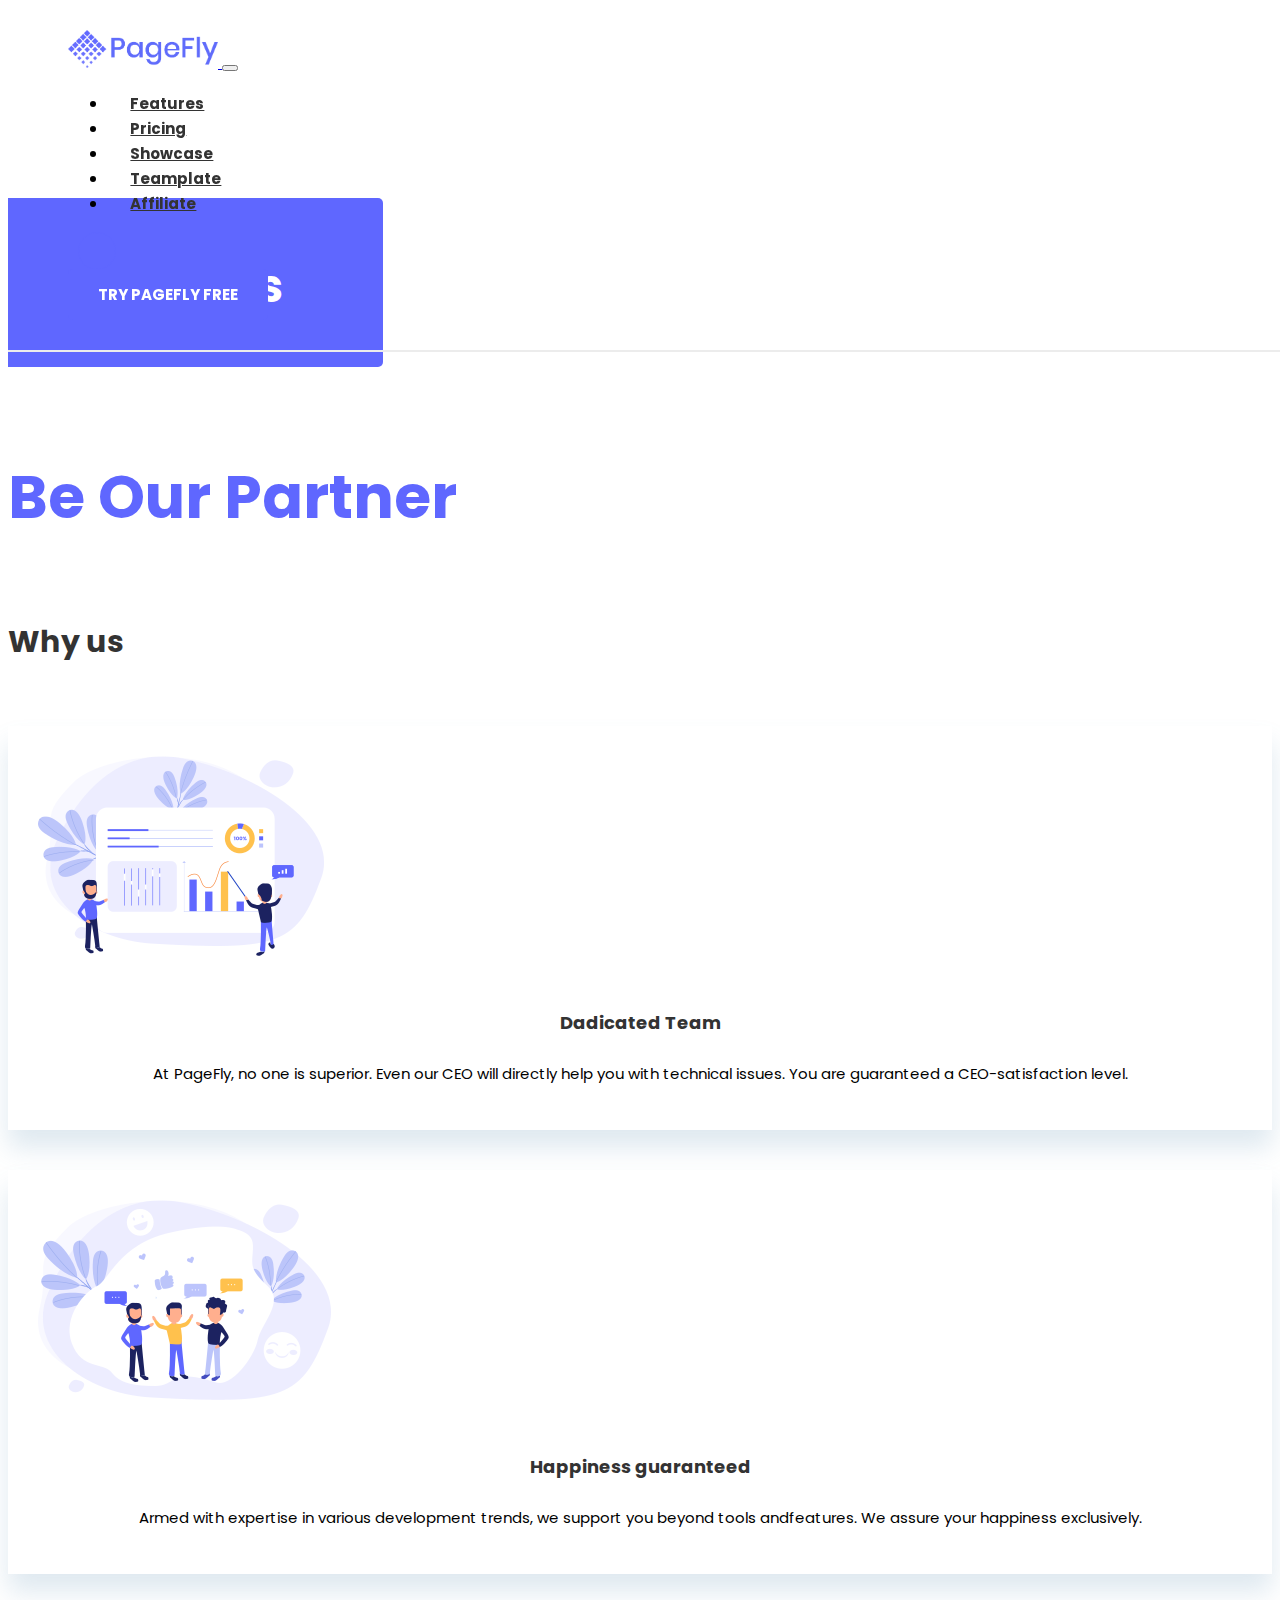
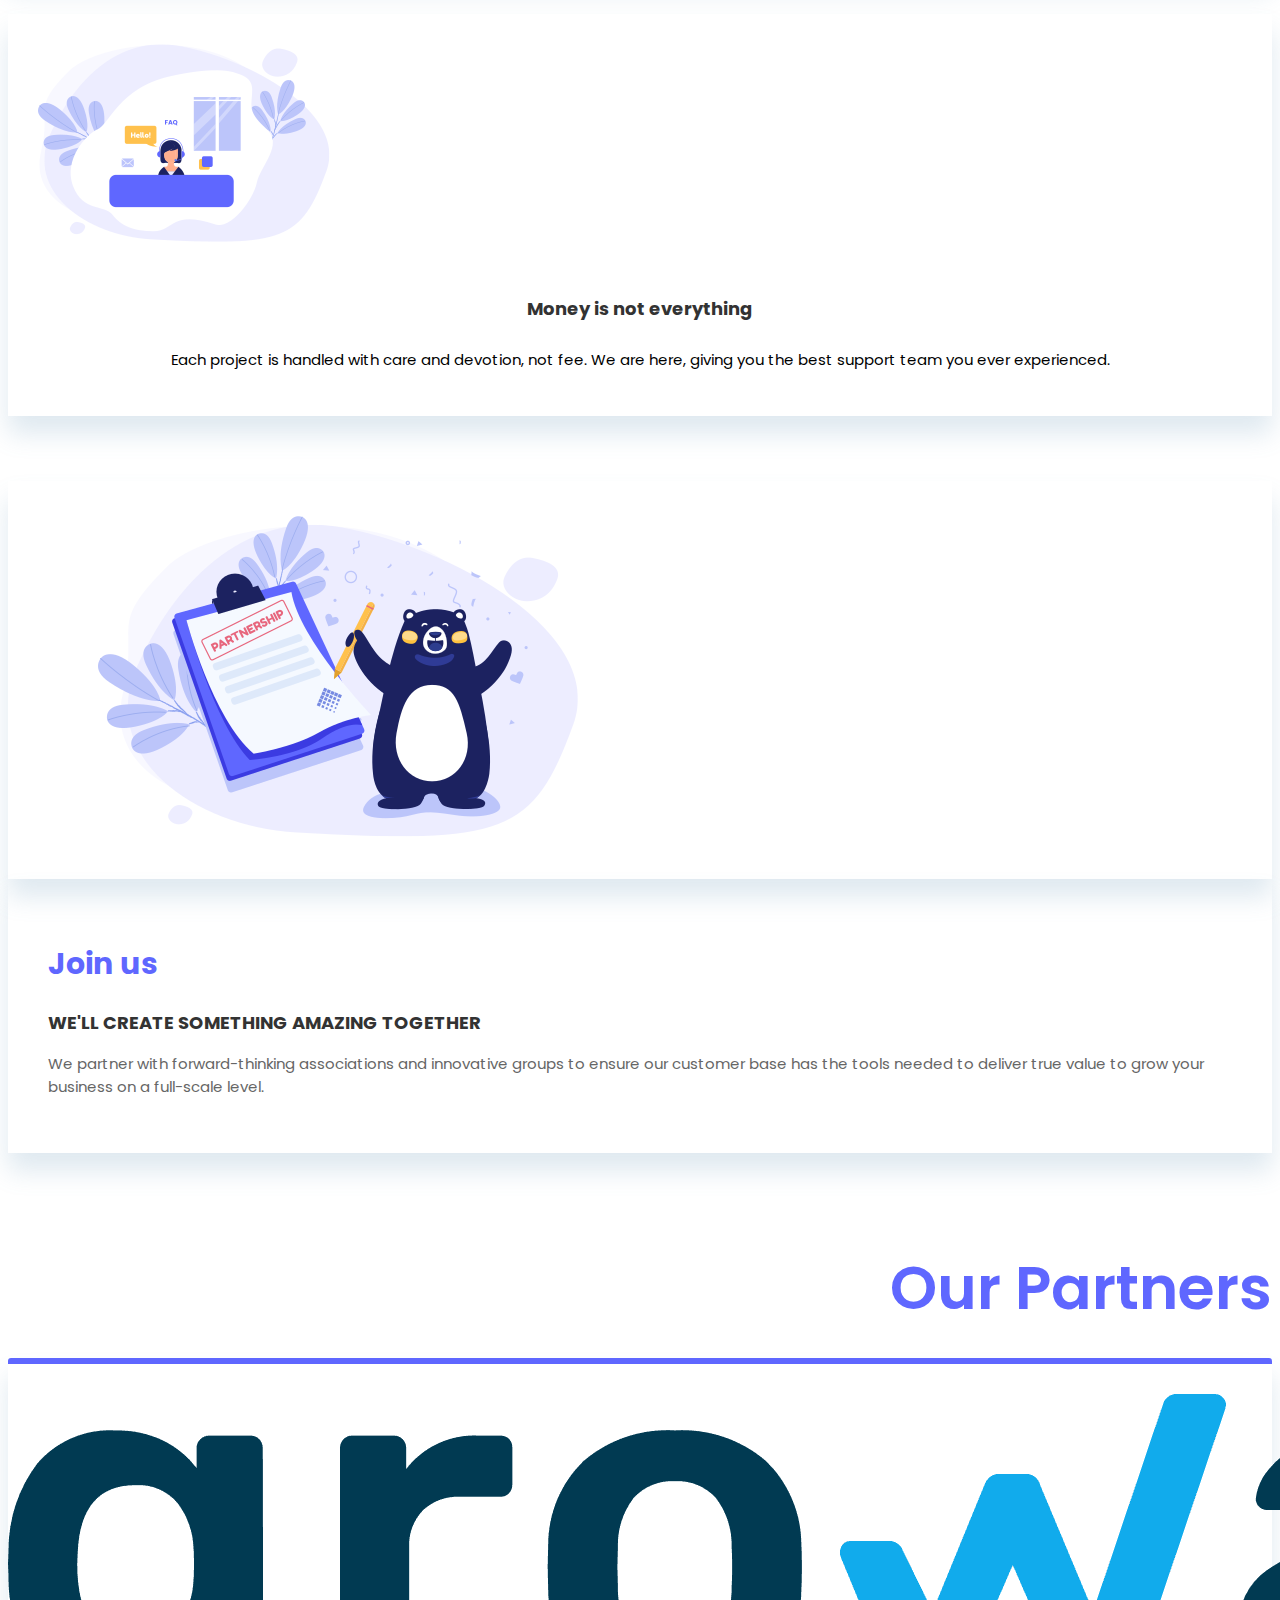
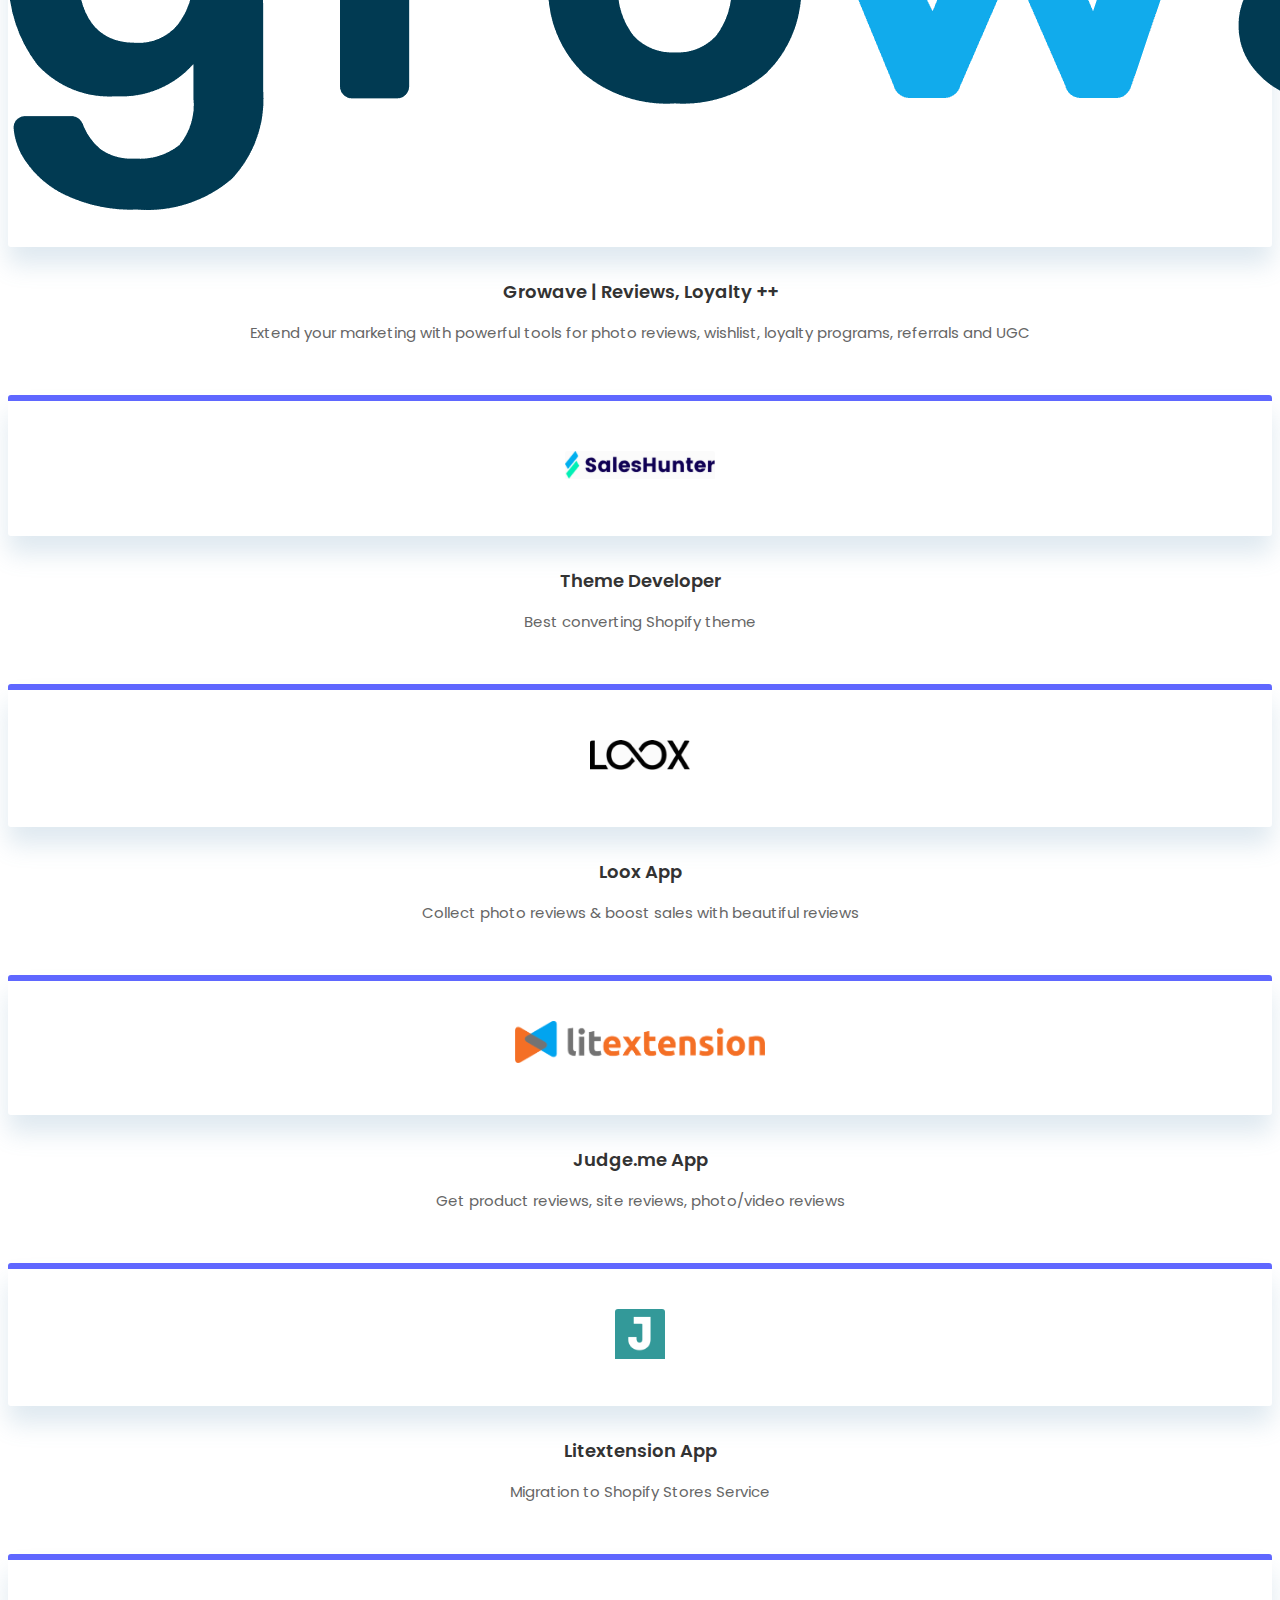
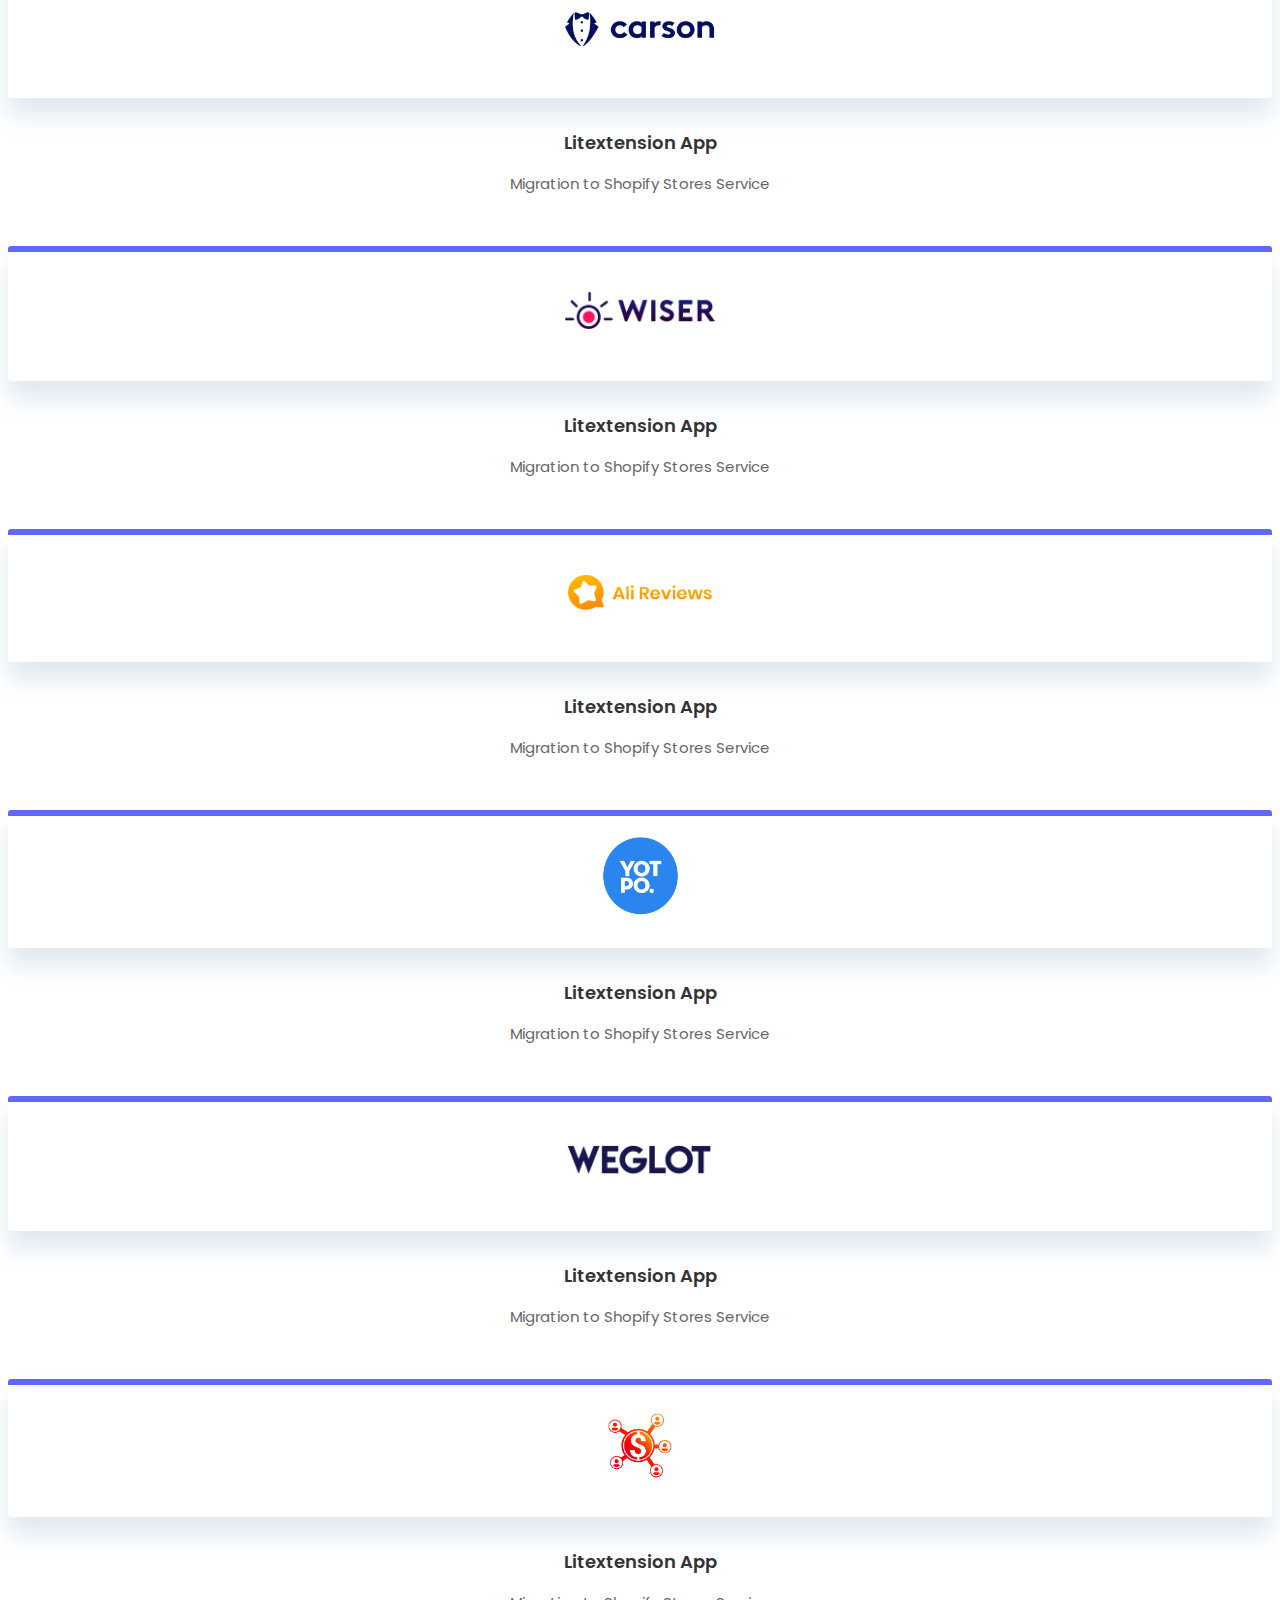
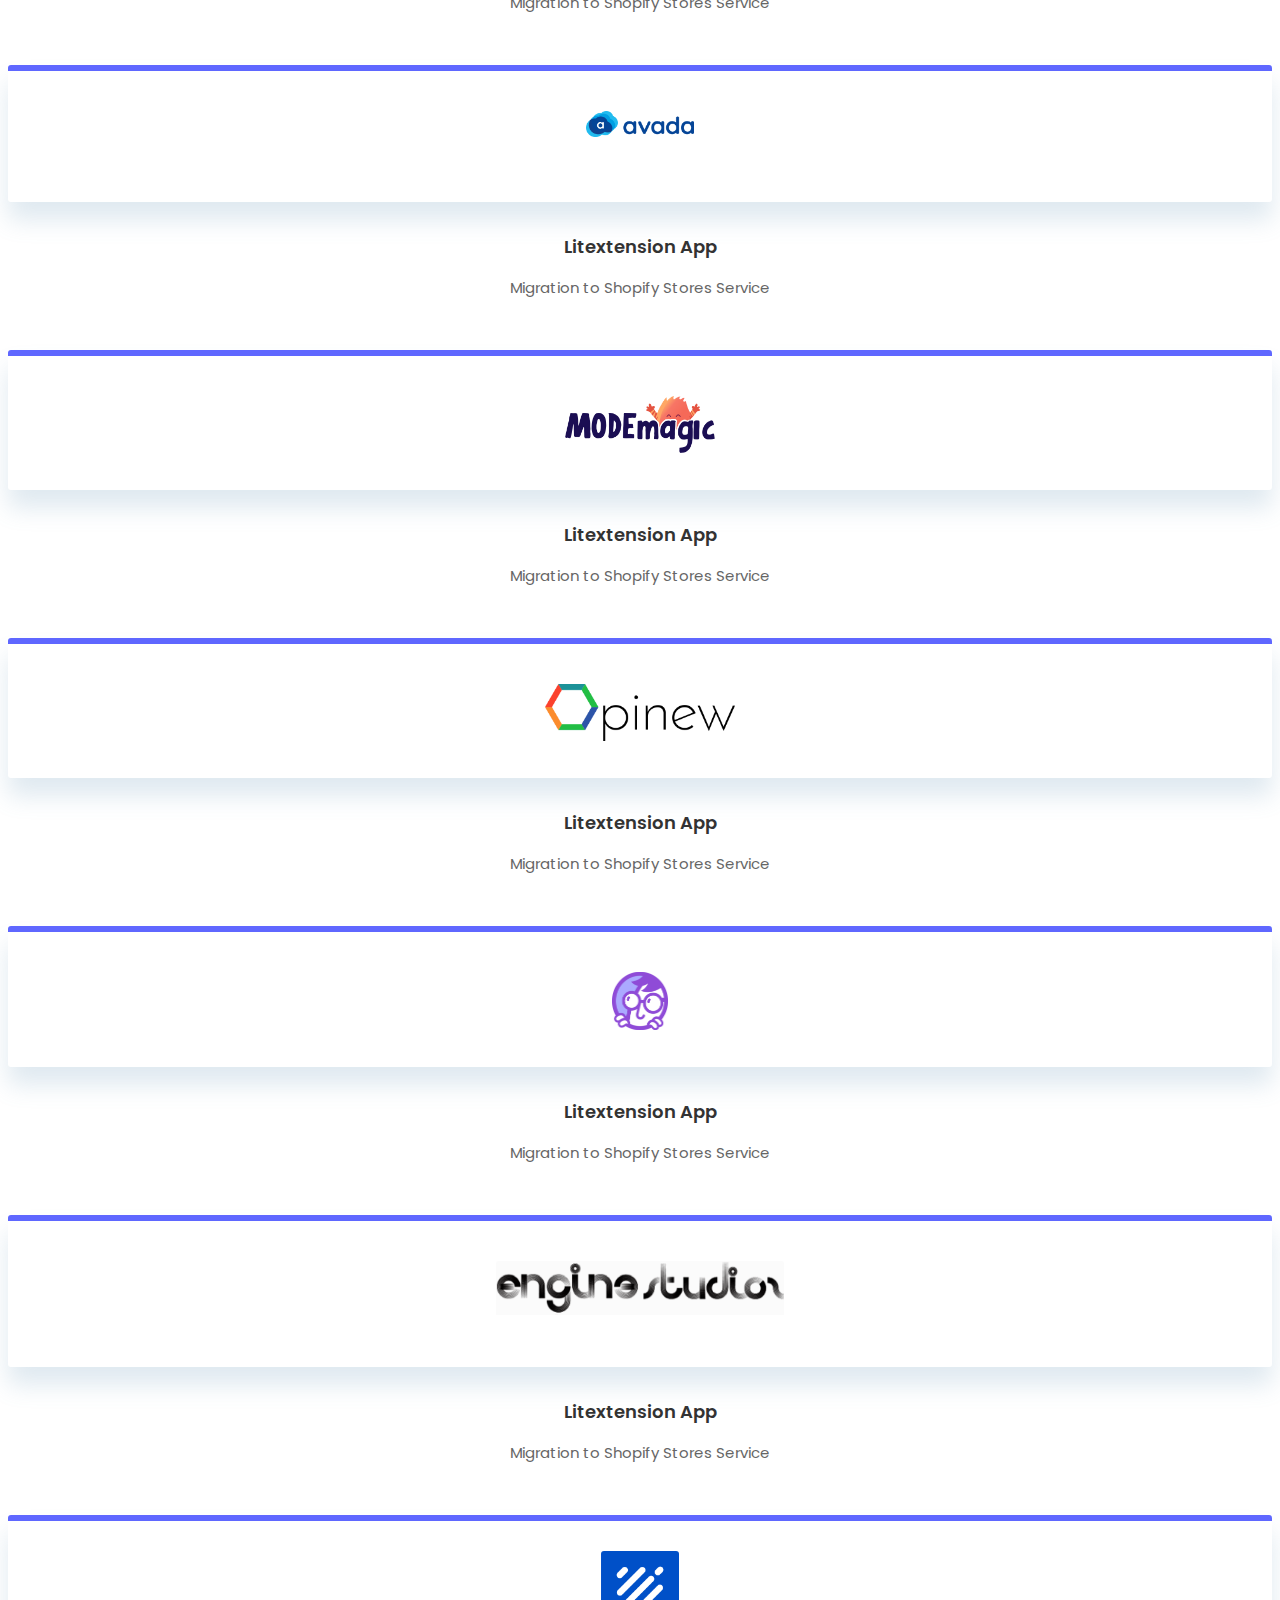
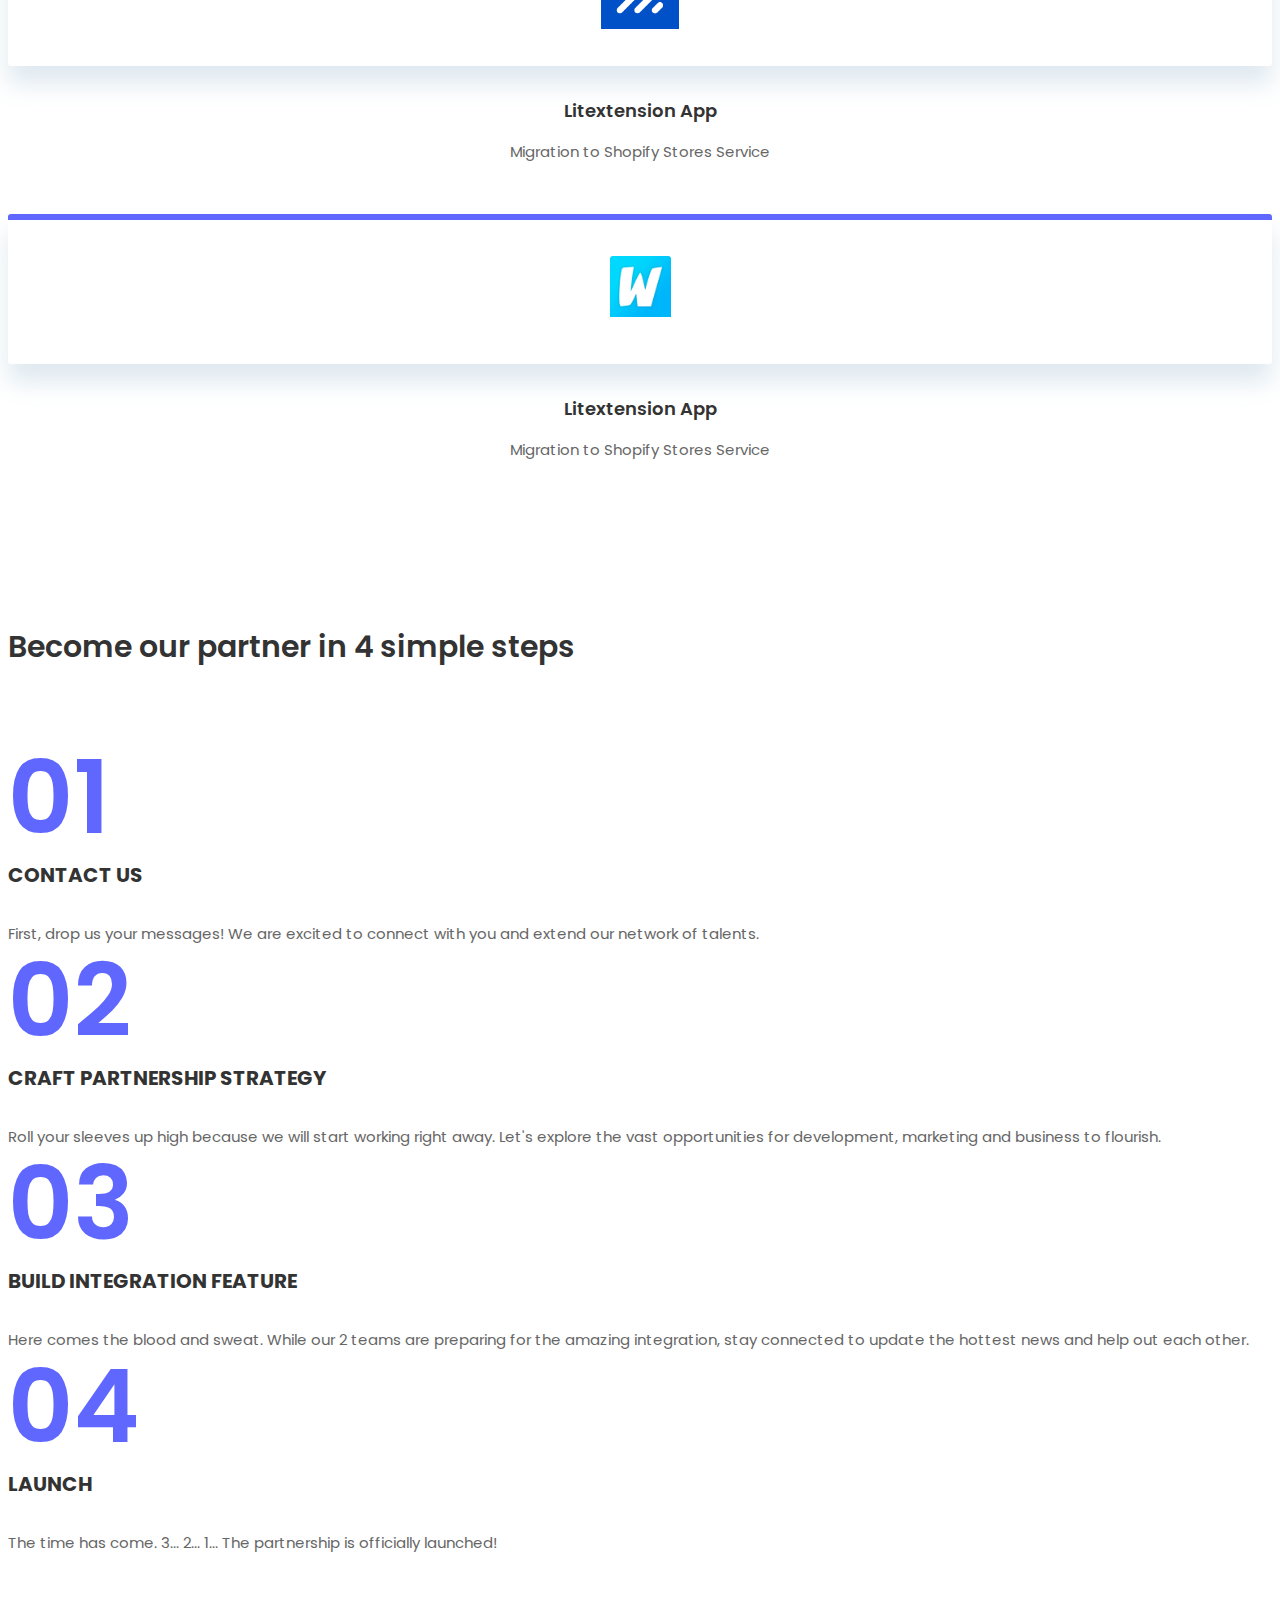
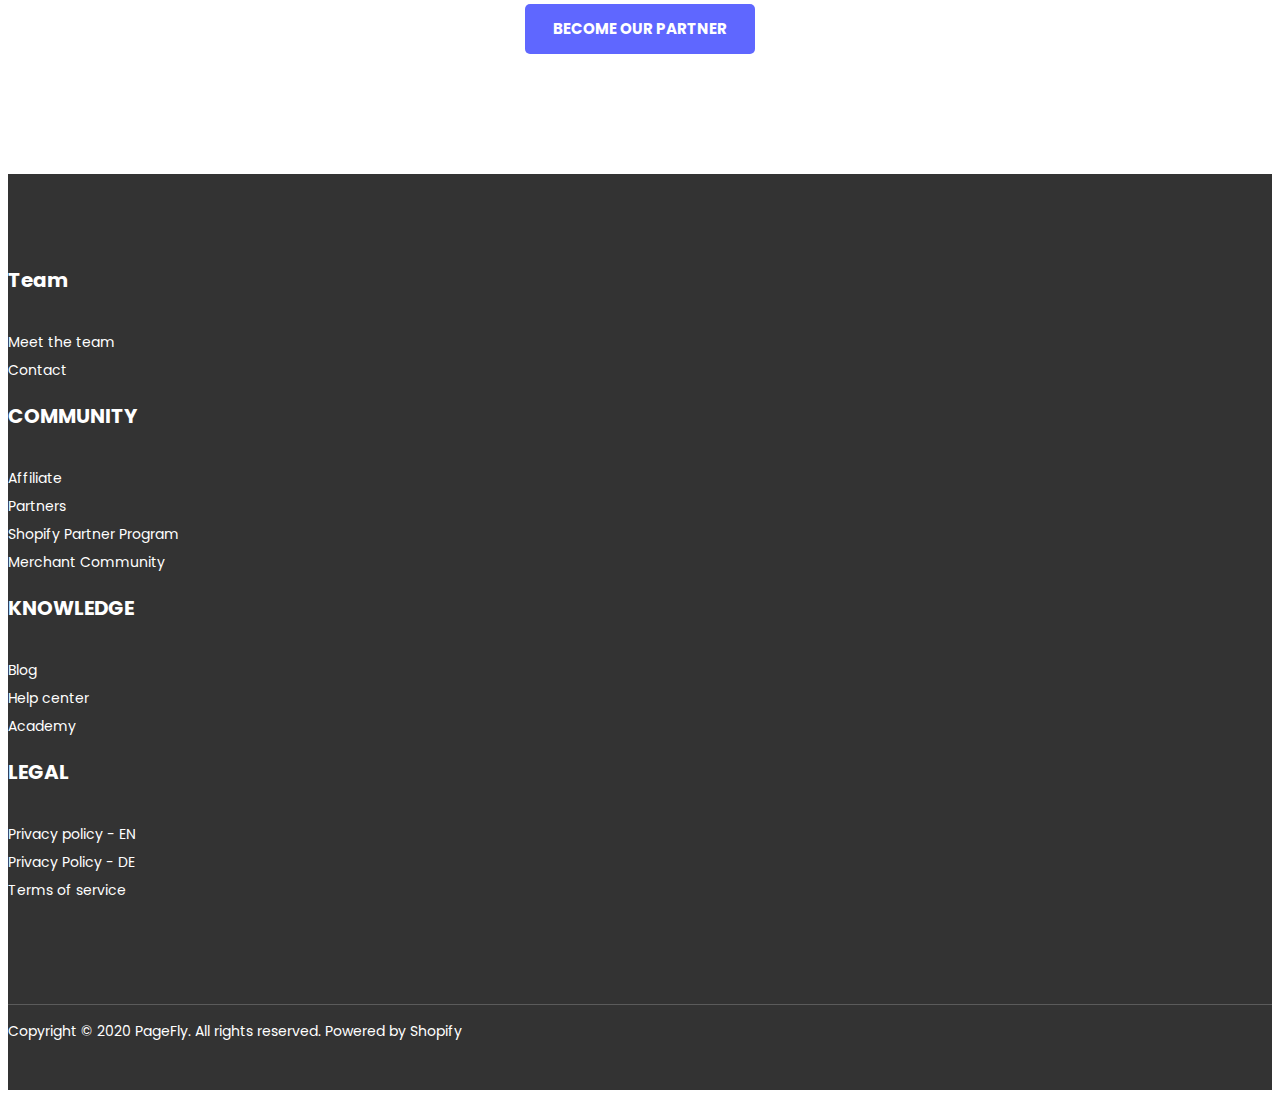
<file: index.html>
<!doctype html>
<html lang="en">
  <head>
    <!-- Required meta tags -->
    <meta charset="utf-8">
    <meta name="viewport" content="width=device-width, initial-scale=1">
     <!-- font awesome link -->
   <link rel="stylesheet" href="https://pro.fontawesome.com/releases/v5.10.0/css/all.css" integrity="sha384-AYmEC3Yw5cVb3ZcuHtOA93w35dYTsvhLPVnYs9eStHfGJvOvKxVfELGroGkvsg+p" crossorigin="anonymous"/>

    <!-- Bootstrap CSS -->
    <link href="https://cdn.jsdelivr.net/npm/bootstrap@5.0.0-alpha3/dist/css/bootstrap.min.css" rel="stylesheet" integrity="sha384-CuOF+2SnTUfTwSZjCXf01h7uYhfOBuxIhGKPbfEJ3+FqH/s6cIFN9bGr1HmAg4fQ" crossorigin="anonymous">
    <!-- progress circule css likn -->
    <link rel="stylesheet" href="css/progresscircle.css">
    <link rel="stylesheet" type="text/css" href="css/custom.css">
    <link rel="stylesheet" type="text/css" href="css/custom_media.css">

    <title>pagefly</title>
  </head>
  <body>
    
<!-- menu are menu area  -->
   <div id="menu_area">
        <nav class="navbar navbar-expand-lg navbar-light" data-spy="affix" data-offset-top="197">
  <div class="container">
    <a class="navbar-brand" href="index.html">
      <img src="img/logo.png" class="img-fluid" alt="">
    </a>
    <button class="navbar-toggler" type="button" data-toggle="collapse" data-target="#navbarSupportedContent" aria-controls="navbarSupportedContent" aria-expanded="false" aria-label="Toggle navigation">
      <span class="navbar-toggler-icon"></span>
    </button>
    <div class="collapse navbar-collapse" id="navbarSupportedContent">
      <ul class="navbar-nav ml-auto mb-2 mb-lg-0">
        <li class="nav-item">
          <a class="nav-link active" aria-current="page" href="#">Features</a>
        </li>
        <li class="nav-item">
          <a class="nav-link" href="#">Pricing</a>
        </li>
        
      <li class="nav-item">
          <a class="nav-link" href="#">Showcase</a>
        </li>
         <li class="nav-item">
          <a class="nav-link" href="#">Teamplate</a>
        </li>
         <li class="nav-item">
          <a class="nav-link" href="partner.html">Affiliate</a>
        </li>
      </ul>
      <form class="d-flex align-items-center">
       <div class="search">
         <p><i class="fas fa-search"></i></p>
       </div>
        <div class="button">
          <a href="#" class="btnnn">TRY PAGEFLY FREE</a>
        </div>
      </form>
    </div>
  </div>
</nav>
   </div>
   <!-- menu area menu area end here -->





<!-- banner section html strat from here -->
<section class="h2">
    <h2>Partners</h2>
</section>
<section class="banner_section">
  <div class="container">
    <div class="row">
      <div class="col-12">
          <h1> Be Our Partner</h1>
      <h4>Why us</h4>
      </div>
    </div>
  </div>
</section>
<!-- banner section html end from here -->
<!-- post section html start from here -->
<section class="post_section">
  <div class="container">
    <div class="row">
      <div class="col-md-4">
          <div class="post_content">
            <img src="img/p1.png">
            <h2>Dadicated Team</h2>
            <p>At PageFly, no one is superior. Even our CEO will directly help you with technical issues. You are guaranteed a CEO-satisfaction level.</p>
          </div>
      </div>
       <div class="col-md-4">
          <div class="post_content">
            <img src="img/p2.png">
            <h2>Happiness guaranteed</h2>
            <p>Armed with expertise in various development trends, we support you beyond tools andfeatures. We assure your happiness exclusively.</p>
          </div>
      </div>
       <div class="col-md-4">
          <div class="post_content">
            <img src="img/p3.png">
            <h2>Money is not everything</h2>
            <p>Each project is handled with care and devotion, not fee. We are here, giving you the best support team you ever experienced.</p>
          </div>
      </div>
    </div>
  </div>
</section>
<!-- post section html end from here -->




<!-- /* join join join join join join start from here */ -->
<section class="join_section">
  <div class="container">
    <div class="row align-items-center">
      <div class="col-md-7">
        <div class="join_img">
          <img src="img/join.png" class="img-fluid" alt="">
        </div>
      </div>
      <div class="col-md-5">
        <div class="join_content">
          <h1>Join us</h1>
          <h2>WE'LL CREATE SOMETHING AMAZING TOGETHER</h2>
          <p>We partner with forward-thinking associations and innovative groups to ensure our customer base has the tools needed to deliver true value to grow your business on a full-scale level.</p>
        </div>
      </div>
    </div>
  </div>
</section>
<!-- /* join join join join join join start from here */ -->


<!-- partner section start from here -->
<section class="partner_section">
  <div class="container">
    <div class="heading">
      <h1>Our Partners</h1>
    </div>
    <div class="row">
        <!-- 11111111111 -->
      <div class="col-md-4 col-sm-6">
          <div class="partner_img_1">
            <img src="img/1 (2).png" class="img-fluid img1" alt="">
          </div>
          <div class="partner_content">
          <h4>Growave | Reviews, Loyalty ++</h4>
          <p>Extend your marketing with powerful tools for photo reviews, wishlist, loyalty programs, referrals and UGC</p>
        </div>
      </div>
      <!-- 22222222222 -->
       <div class="col-md-4 col-sm-6">
          <div class="partner_img_2">
            <img src="img/2.png" class="img-fluid img2" alt="">
          </div>
          <div class="partner_content">
          <h4>Theme Developer</h4>
          <p>Best converting Shopify theme</p>
        </div>
      </div>
      <!-- 3333333333333 -->
       <div class="col-md-4 col-sm-6">
       <div class="partner_img_3">
          <img src="img/3.png" class="img-fluid img3" alt="">
       </div>
           <div class="partner_content">
          <h4>Loox App</h4>
          <p>Collect photo reviews & boost sales with beautiful reviews</p>
        </div>
      </div>
    <!-- 44444444444 -->
      <div class="col-md-4 col-sm-6">
          <div class="partner_img_4">
            <img src="img/4.png" class="img-fluid img4" alt="">
          </div>
          <div class="partner_content">
          <h4>Judge.me App</h4>
          <p>Get product reviews, site reviews, photo/video reviews</p>
        </div>
      </div>
      <!-- 5555555555 -->
       <div class="col-md-4 col-sm-6">
        <div class="partner_img_5">
          <img src="img/5.png" class="img-fluid img5" alt="">
        </div>
          <div class="partner_content">
          <h4>Litextension App</h4>
          <p>Migration to Shopify Stores Service</p>
        </div>
      </div>
       <div class="col-md-4 col-sm-6">
             <div class="partner_img_6">
                <img src="img/6.png" class="img-fluid img6" alt="">
             </div>
           <div class="partner_content">
          <h4>Litextension App</h4>
          <p>Migration to Shopify Stores Service</p>
        </div>
      </div>
       <div class="col-md-4 col-sm-6">
             <div class="partner_img_7">
                <img src="img/7.png" class="img-fluid img7" alt="">
             </div>
           <div class="partner_content">
          <h4>Litextension App</h4>
          <p>Migration to Shopify Stores Service</p>
        </div>
      </div>
       <div class="col-md-4 col-sm-6">
             <div class="partner_img_8">
                <img src="img/8.png" class="img-fluid img8" alt="">
             </div>
           <div class="partner_content">
          <h4>Litextension App</h4>
          <p>Migration to Shopify Stores Service</p>
        </div>
      </div>
       <div class="col-md-4 col-sm-6">
             <div class="partner_img_9">
                <img src="img/9.png" class="img-fluid img9" alt="">
             </div>
           <div class="partner_content">
          <h4>Litextension App</h4>
          <p>Migration to Shopify Stores Service</p>
        </div>
      </div>
       <div class="col-md-4 col-sm-6">
             <div class="partner_img_10">
                <img src="img/10.png" class="img-fluid img10" alt="">
             </div>
           <div class="partner_content">
          <h4>Litextension App</h4>
          <p>Migration to Shopify Stores Service</p>
        </div>
      </div>
       <div class="col-md-4 col-sm-6">
             <div class="partner_img_11">
                <img src="img/11.png" class="img-fluid img11" alt="">
             </div>
           <div class="partner_content">
          <h4>Litextension App</h4>
          <p>Migration to Shopify Stores Service</p>
        </div>
      </div>
       <div class="col-md-4 col-sm-6">
             <div class="partner_img_12">
                <img src="img/12.png" class="img-fluid img12" alt="">
             </div>
           <div class="partner_content">
          <h4>Litextension App</h4>
          <p>Migration to Shopify Stores Service</p>
        </div>
      </div>
       <div class="col-md-4 col-sm-6">
             <div class="partner_img_13">
                <img src="img/13.png" class="img-fluid img13" alt="">
             </div>
           <div class="partner_content">
          <h4>Litextension App</h4>
          <p>Migration to Shopify Stores Service</p>
        </div>
      </div>
       <div class="col-md-4 col-sm-6">
             <div class="partner_img_14">
                <img src="img/14.png" class="img-fluid img14" alt="">
             </div>
           <div class="partner_content">
          <h4>Litextension App</h4>
          <p>Migration to Shopify Stores Service</p>
        </div>
      </div>
       <div class="col-md-4 col-sm-6">
             <div class="partner_img_15">
                <img src="img/15.png" class="img-fluid img15" alt="">
             </div>
           <div class="partner_content">
          <h4>Litextension App</h4>
          <p>Migration to Shopify Stores Service</p>
        </div>
      </div>
       <div class="col-md-4 col-sm-6">
             <div class="partner_img_16">
                <img src="img/16.png" class="img-fluid img16" alt="">
             </div>
           <div class="partner_content">
          <h4>Litextension App</h4>
          <p>Migration to Shopify Stores Service</p>
        </div>
      </div>
       <div class="col-md-4 col-sm-6">
             <div class="partner_img_17">
                <img src="img/17.png" class="img-fluid img17" alt="">
             </div>
           <div class="partner_content">
          <h4>Litextension App</h4>
          <p>Migration to Shopify Stores Service</p>
        </div>
      </div>
       <div class="col-md-4 col-sm-6">
             <div class="partner_img_18">
                <img src="img/18.png" class="img-fluid img18" alt="">
             </div>
           <div class="partner_content">
          <h4>Litextension App</h4>
          <p>Migration to Shopify Stores Service</p>
        </div>
      </div>
    </div>
  </div>
</section>
<!-- partner section end from here -->






<!-- counter counter counter -->
<!-- <section class="bg-danger">
      <h1 class="text-center text-capitalize pt-5">We Got Skills!</h1>
      <hr class="w-25 skill mx-auto pt-1">
      <p class="text-center pb-5">Lorem ipsum dolor sit amet, consectetur adipisicing elit, sed do eiusmod <br>
      tempor incididunt ut labore et dolore</p>
      <div class="container">
        <div class="row pb-5">
          <div class="col-lg-3">
            <div class="circlechart" data-percentage="90">
              
            </div>
            <h4 class="text-center pt-3">WEB DESIGN</h4>
            
          </div>
          <div class="col-lg-3">
            <div class="circlechart" data-percentage="75">
              
            </div>
            <h4 class="text-center pt-3">HTML / CSS</h4>
            
          </div>
          <div class="col-lg-3">
            <div class="circlechart" data-percentage="70">
              
            </div>
            <h4 class="text-center pt-3 ">GRAPHIC DESIGN</h4>
            
          </div>
          <div class="col-lg-3">
            <div class="circlechart" data-percentage="85">
              
            </div>
            <h4 class="text-center pt-3 ">UI / UX</h4>
            
          </div>
        </div>
      </div>
    </section> -->
    <!-- counter counterc counter -->



    <!-- Become our partner in 4 simple steps Become our partner in 4 simple steps -->
    <section class="becomepartner_section">
      <div class="container">
         <div class="become_heading">
        <h1>Become our partner in 4 simple steps</h1>
      </div>
        <div class="row">
          <!-- 11111111111111 -->
          <div class="col-md-3 col-sm-6">
            <div class="becomepartner_content">
              <h1>01</h1>
              <h2>CONTACT US</h2>
              <p>First, drop us your messages! We are excited to connect with you and extend our network of talents.</p>
            </div>
          </div>
          <!-- 222222222222 -->
           <div class="col-md-3 col-sm-6">
            <div class="becomepartner_content">
              <h1>02</h1>
              <h2>CRAFT PARTNERSHIP STRATEGY</h2>
              <p>Roll your sleeves up high because we will start working right away. Let's explore the vast opportunities for development, marketing and business to flourish.</p>
            </div>
          </div>
          <!-- 33333333 -->
           <div class="col-md-3 col-sm-6">
            <div class="becomepartner_content">
              <h1>03</h1>
              <h2>BUILD INTEGRATION FEATURE</h2>
              <p>Here comes the blood and sweat. While our 2 teams are preparing for the amazing integration, stay connected to update the hottest news and help out each other.</p>
            </div>
          </div>
         <!-- 444444444444444444 -->
         <div class="col-md-3 col-sm-6">
            <div class="becomepartner_content">
              <h1>04</h1>
              <h2>LAUNCH</h2>
              <p>The time has come. 3... 2... 1... The partnership is officially launched!</p>
            </div>
          </div>
        </div>
        <div class="become_btn">
          <a href="#">Become our Partner</a>
        </div>
      </div>
    </section>
    <!-- Become our partner in 4 simple steps Become our partner in 4 simple steps -->







<!-- footer section start form here  -->
<footer>
  <div class="top_footer">
     <div class="container">
    <div class="row">
      <div class="col-md-3 col-sm-6">
        <div class="footer_content">
          <h3>Team</h3>
          <ul>
            <li><a href="#">Meet the team</a></li>
            <li><a href="#">Contact</a></li>
          </ul>
        </div>
      </div>
      <!-- 22222222222 -->
      <div class="col-md-3 col-sm-6">
        <div class="footer_content">
          <h3>COMMUNITY</h3>
          <ul>
            <li><a href="#">Affiliate</a></li>
            <li><a href="#">Partners</a></li>
            <li><a href="#">Shopify Partner Program</a></li>
            <li><a href="#">Merchant Community</a></li>
          </ul>
        </div>
      </div>
      <!-- 333333333333 -->
      <div class="col-md-3 col-sm-6">
        <div class="footer_content">
          <h3>KNOWLEDGE</h3>
          <ul>
            <li><a href="#">Blog</a></li>
            <li><a href="#">Help center</a></li>
            <li><a href="#">Academy</a></li>
          </ul>
        </div>
      </div>
      <!-- 44444444444444 -->
      <div class="col-md-3 col-sm-6">
        <div class="footer_content">
          <h3>LEGAL</h3>
          <ul>
            <li><a href="#">Privacy policy - EN</a></li>
            <li><a href="#">Privacy Policy - DE</a></li>
            <li><a href="#">Terms of service</a></li>
          </ul>
        </div>
      </div>
    </div>
  </div>
  </div>
  <div class="container">
    <div class="lower_footer">
       <div class="row">
      <div class="col-sm-6">
        <div class="copyright_left">
          <p>Copyright © 2020 PageFly. All rights reserved. Powered by Shopify</p>
        </div>
      </div>
      <div class="col-sm-6">
        <div class="copyright_social">
          <ul class="d-flex">
            <li><a href="#"><i class="fab fa-facebook"></i></a></li>
            <li><a href="#"><i class="fab fa-linkedin"></i></a></li>
            <li><a href="#"><i class="fab fa-instagram"></i></a></li>
          </ul>
        </div>
      </div>
    </div>
    </div>
  </div>
</footer>
<!-- footer section start form here  -->




























    <!-- Optional JavaScript; choose one of the two! -->

    <!-- Option 1: Bootstrap Bundle with Popper.js -->
    <script src="https://cdn.jsdelivr.net/npm/bootstrap@5.0.0-alpha3/dist/js/bootstrap.bundle.min.js" integrity="sha384-popRpmFF9JQgExhfw5tZT4I9/CI5e2QcuUZPOVXb1m7qUmeR2b50u+YFEYe1wgzy" crossorigin="anonymous"></script>

    <!-- Option 2: Separate Popper.js and Bootstrap JS
    <script src="https://cdn.jsdelivr.net/npm/popper.js@1.16.1/dist/umd/popper.min.js" integrity="sha384-9/reFTGAW83EW2RDu2S0VKaIzap3H66lZH81PoYlFhbGU+6BZp6G7niu735Sk7lN" crossorigin="anonymous"></script>
    <script src="https://cdn.jsdelivr.net/npm/bootstrap@5.0.0-alpha3/dist/js/bootstrap.min.js" integrity="sha384-t6I8D5dJmMXjCsRLhSzCltuhNZg6P10kE0m0nAncLUjH6GeYLhRU1zfLoW3QNQDF" crossorigin="anonymous"></script>
    -->
    <!-- for counter bar js file link is here -->
      <script src="js/progresscircle.js"></script>
    <script>
      $(function(){
      $('.circlechart').circlechart();
      });
    </script>
    <!-- for counter bar -->
    <script>
  window.addEventListener("scroll", function(){
    let menuArea = document.getElementById('menu_area');

    if (window.pageYOffset > 0){
      menuArea.classList.add("cus_menu");
    } else {
       menuArea.classList.remove("cus_menu")
    }
  })
</script>
  </body>
</html>
</file>
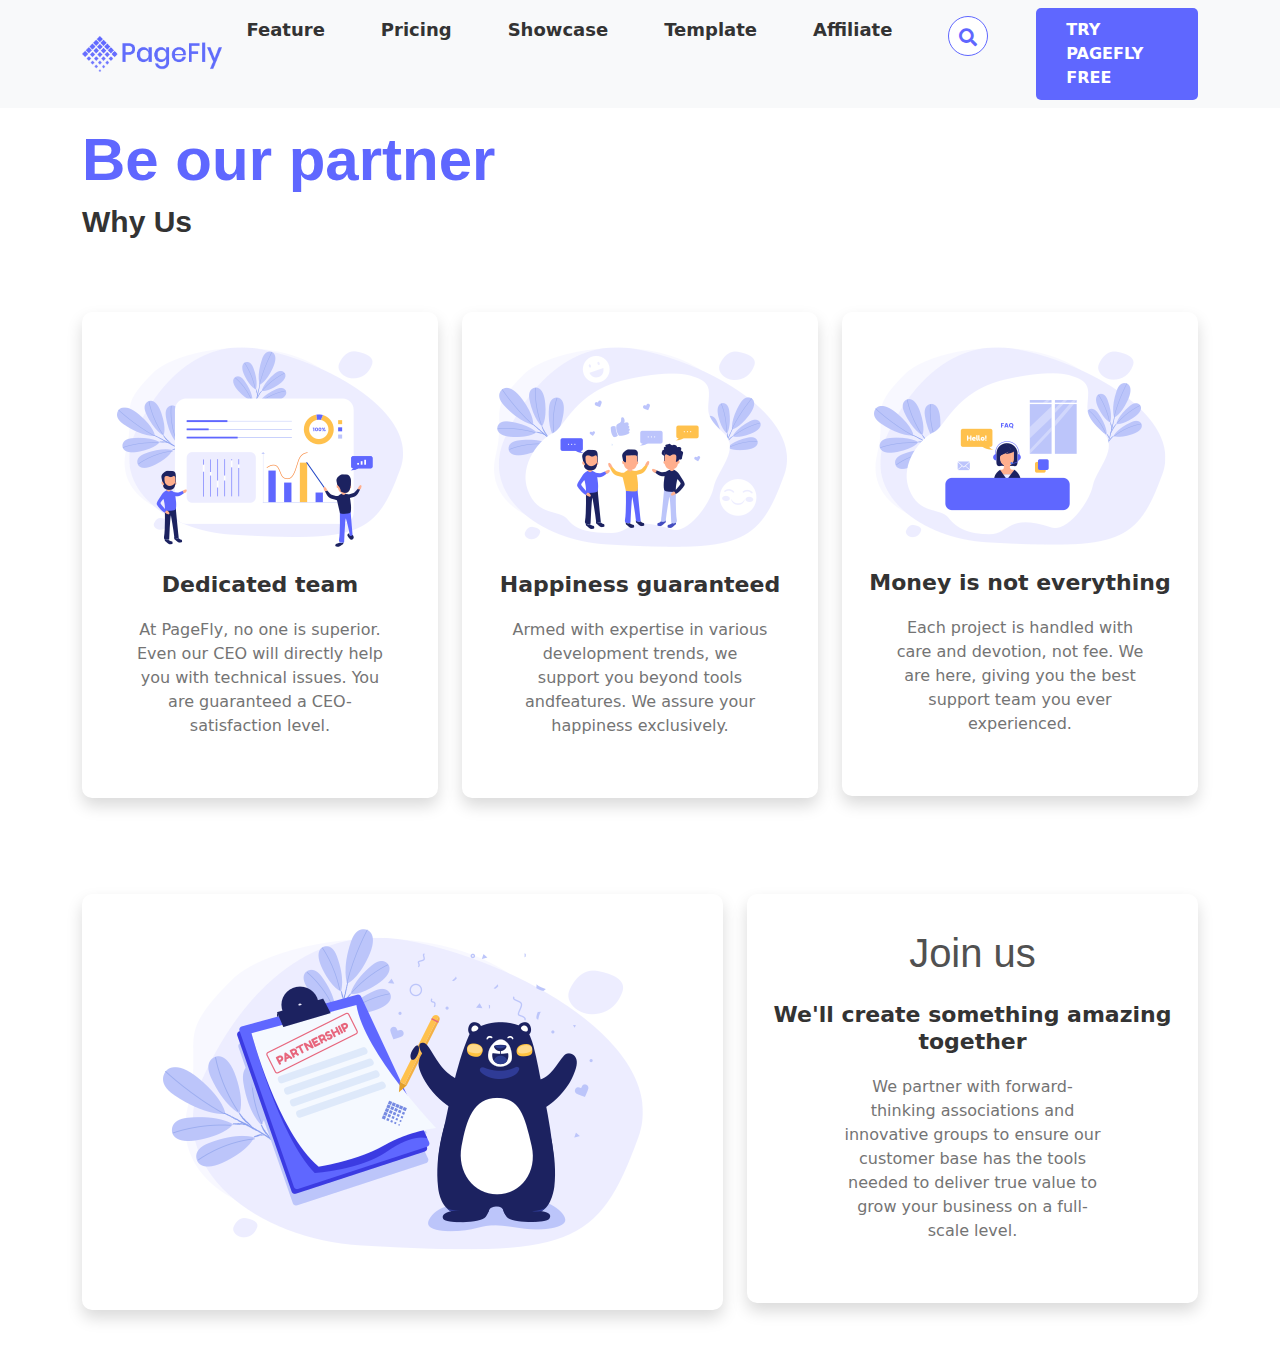
<file: img/pagefly - 12/index.html>
<!doctype html>
<html lang="en">
  <head>
    <!-- Required meta tags -->
    <meta charset="utf-8">
    <meta name="viewport" content="width=device-width, initial-scale=1">

    <!-- Bootstrap CSS -->
    <link href="https://cdn.jsdelivr.net/npm/bootstrap@5.0.0-alpha3/dist/css/bootstrap.min.css" rel="stylesheet">
     <!-- Custom CSS -->
 <link rel="stylesheet" type="text/css" href="css/style.css">
<link rel="stylesheet" href="https://pro.fontawesome.com/releases/v5.10.0/css/all.css"/>

    <title>Pagefly</title>

  </head>
  <body>
  <!-- header section start-->
  <section class="header-section">
      <nav class="navbar navbar-expand-lg navbar-light bg-light sticky-top">
  <div class="container">

    <a class="navbar-brand" href="#"><img src="images/logo.png" class="img-fluid"></a>
    <button class="navbar-toggler" type="button" data-toggle="collapse" data-target="#navbarSupportedContent" aria-controls="navbarSupportedContent" aria-expanded="false" aria-label="Toggle navigation">
      <span class="navbar-toggler-icon"></span>
    </button>
    <div class="collapse navbar-collapse" id="navbarSupportedContent">
      <ul class="navbar-nav ml-auto mb-2 mb-lg-0">
        <li class="nav-item">
          <a class="nav-link" href="#">Feature</a>
        </li>
        <li class="nav-item">
          <a class="nav-link" href="#">Pricing</a>
        </li>
        <li class="nav-item">
          <a class="nav-link" href="#">Showcase</a>
        </li>
        <li class="nav-item">
          <a class="nav-link" href="#">Template</a>
        </li>
        <li class="nav-item">
          <a class="nav-link" href="#">Affiliate</a>
        </li>
         <li class="nav-item">
          <a class="nav-link" href="#"><i class="fas fa-search"></i></a>
        </li>
         <li class="nav-item">
          <a href="#" class="custom">TRY PAGEFLY FREE</a>
        </li>
        
    
        
         

      </ul>
      
    </div>  
  </div>
</nav>
  </section>
  <!-- header section start-->



   <!-- banner section start-->
    <section class="banner-section py-3">
      <div class="container">
        <div class="row">
          <div class="col-lg-12">
            <div class="banner-content">
              <h1>Be our partner</h1>
              <h3>Why Us</h3>
            </div>
          </div>
        </div>
      </div>
    </section>
    <!-- banner section end-->

    <!-- feature section start-->
      <section class="feature-section py-5">
        <div class="container">
          <div class="row">
            <div class="col-lg-4 col-md-4 col-sm-6 col-xs-12">
              <div class="feature-content text-center shadow">
               
                  <img src="images/dedicated-team.png" class="img-fluid">
               
                
                  <h4>Dedicated team</h4>
                  <p>At PageFly, no one is superior. Even our CEO will directly help you with technical issues. You are guaranteed a CEO-satisfaction level. </p>
                
              </div>
            </div>
             <div class="col-lg-4 col-md-4 col-sm-6 col-xs-12">

              <div class="feature-content text-center shadow">
               
                  <img src="images/happiness-guaranteed.png" class="img-fluid">
               
                
                  <h4>Happiness guaranteed</h4>
                  <p>Armed with expertise in various development trends, we support you beyond tools andfeatures. We assure your happiness exclusively. </p>
                
              </div>
            </div>
             <div class="col-lg-4 col-md-4 col-sm-6 col-xs-12">

              <div class="feature-content text-center shadow">
               
                  <img src="images/money-is-not-everything.png" class="img-fluid">
               
                
                  <h4>Money is not everything</h4>
                  <p>Each project is handled with care and devotion, not fee. We are here, giving you the best support team you ever experienced. </p>
                
              </div>
            </div>
          </div>
        </div>
        
      </section>
    <!--feature section end-->
     <section class="feature-section py-5">
        <div class="container">
          <div class="row">
            <div class="col-lg-7 col-md-6 col-sm-6 col-xs-12">
              <div class="feature-content text-center shadow">
               
                  <img src="images/bearie-partner.png" class="img-fluid">
               
              </div>
            </div>
             <div class="col-lg-5 col-md-6 col-sm-6 col-xs-12">

              <div class="feature-content text-center shadow">
               
                  
               
                  <h1>Join us</h1>
                  <h4>We'll create something amazing<br>together</h4>
                  <p>We partner with forward-thinking associations and innovative groups to ensure our customer base has the tools needed to deliver true value to grow your business on a full-scale level. </p>
                
              </div>
            </div>
         
          </div>
        </div>
        
      </section>


    <script src="https://cdn.jsdelivr.net/npm/bootstrap@5.0.0-alpha3/dist/js/bootstrap.bundle.min.js" ></script>


  </body>
</html>
</file>
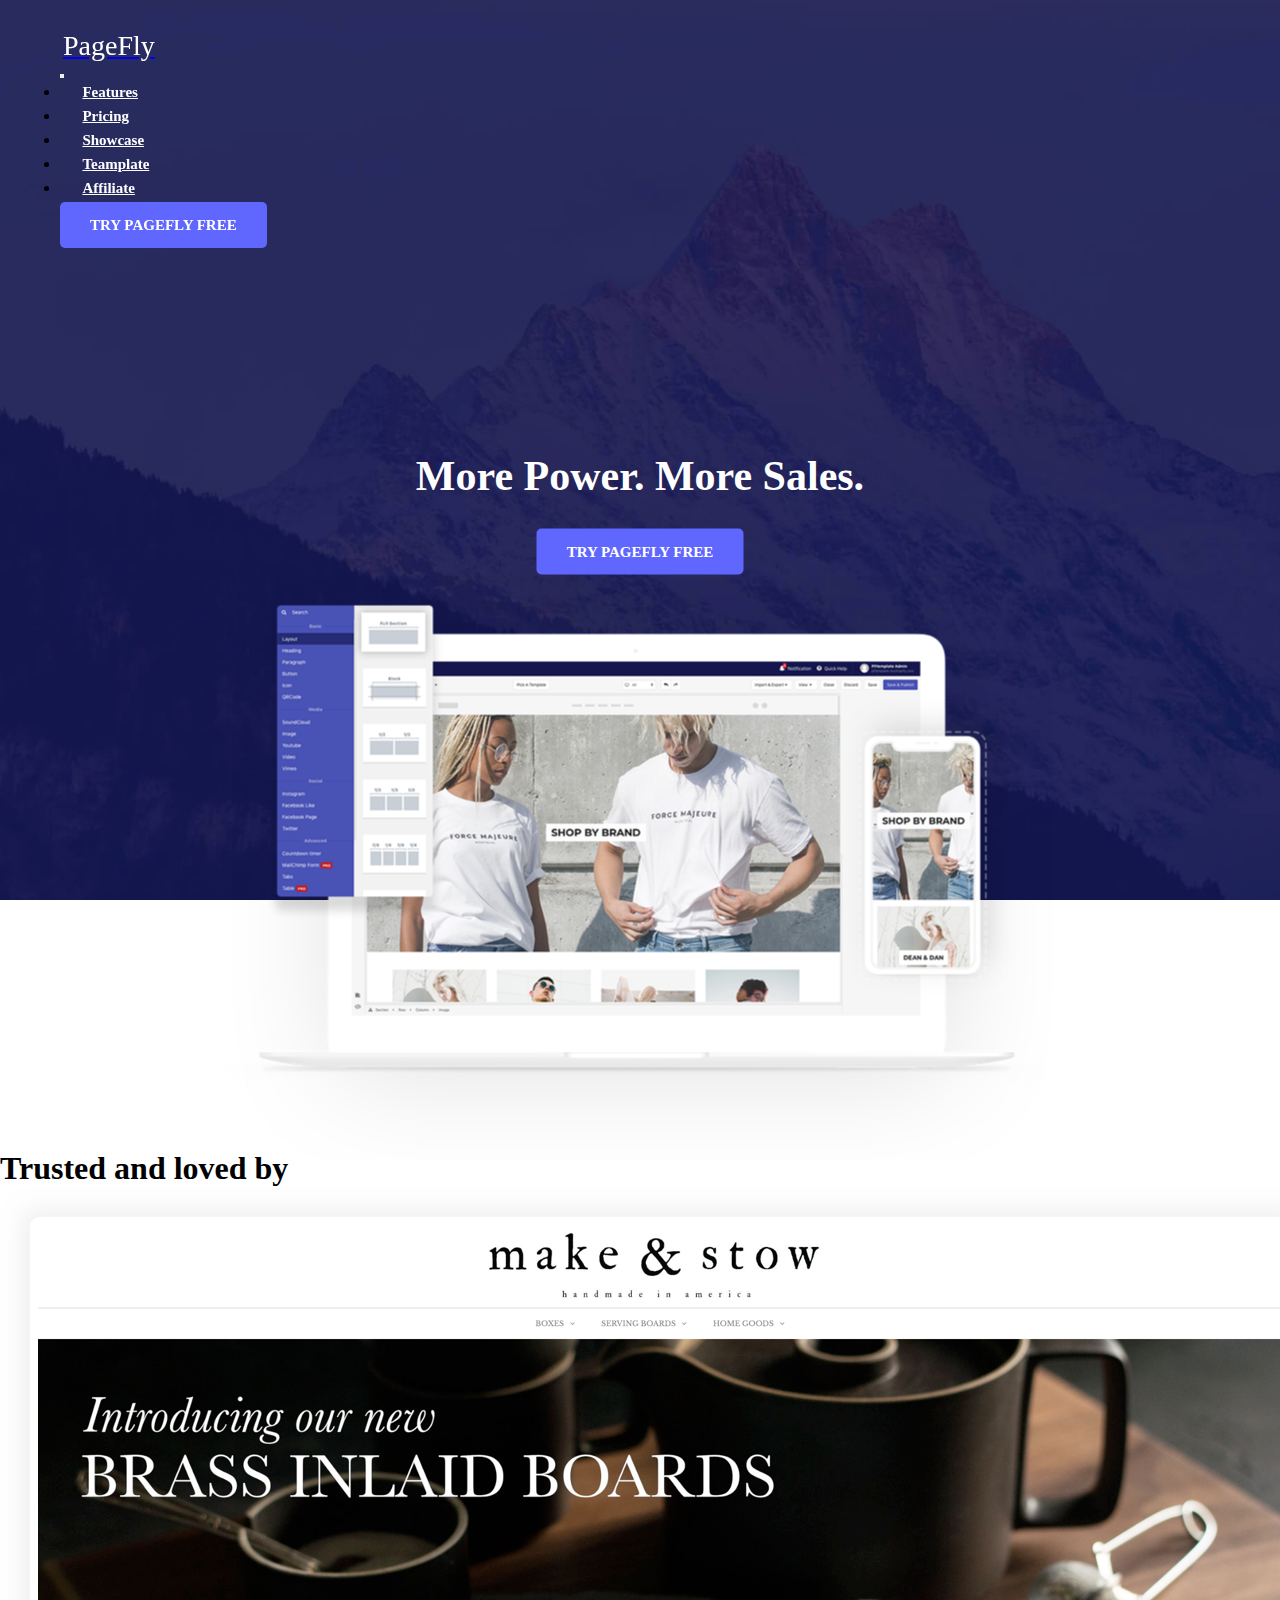
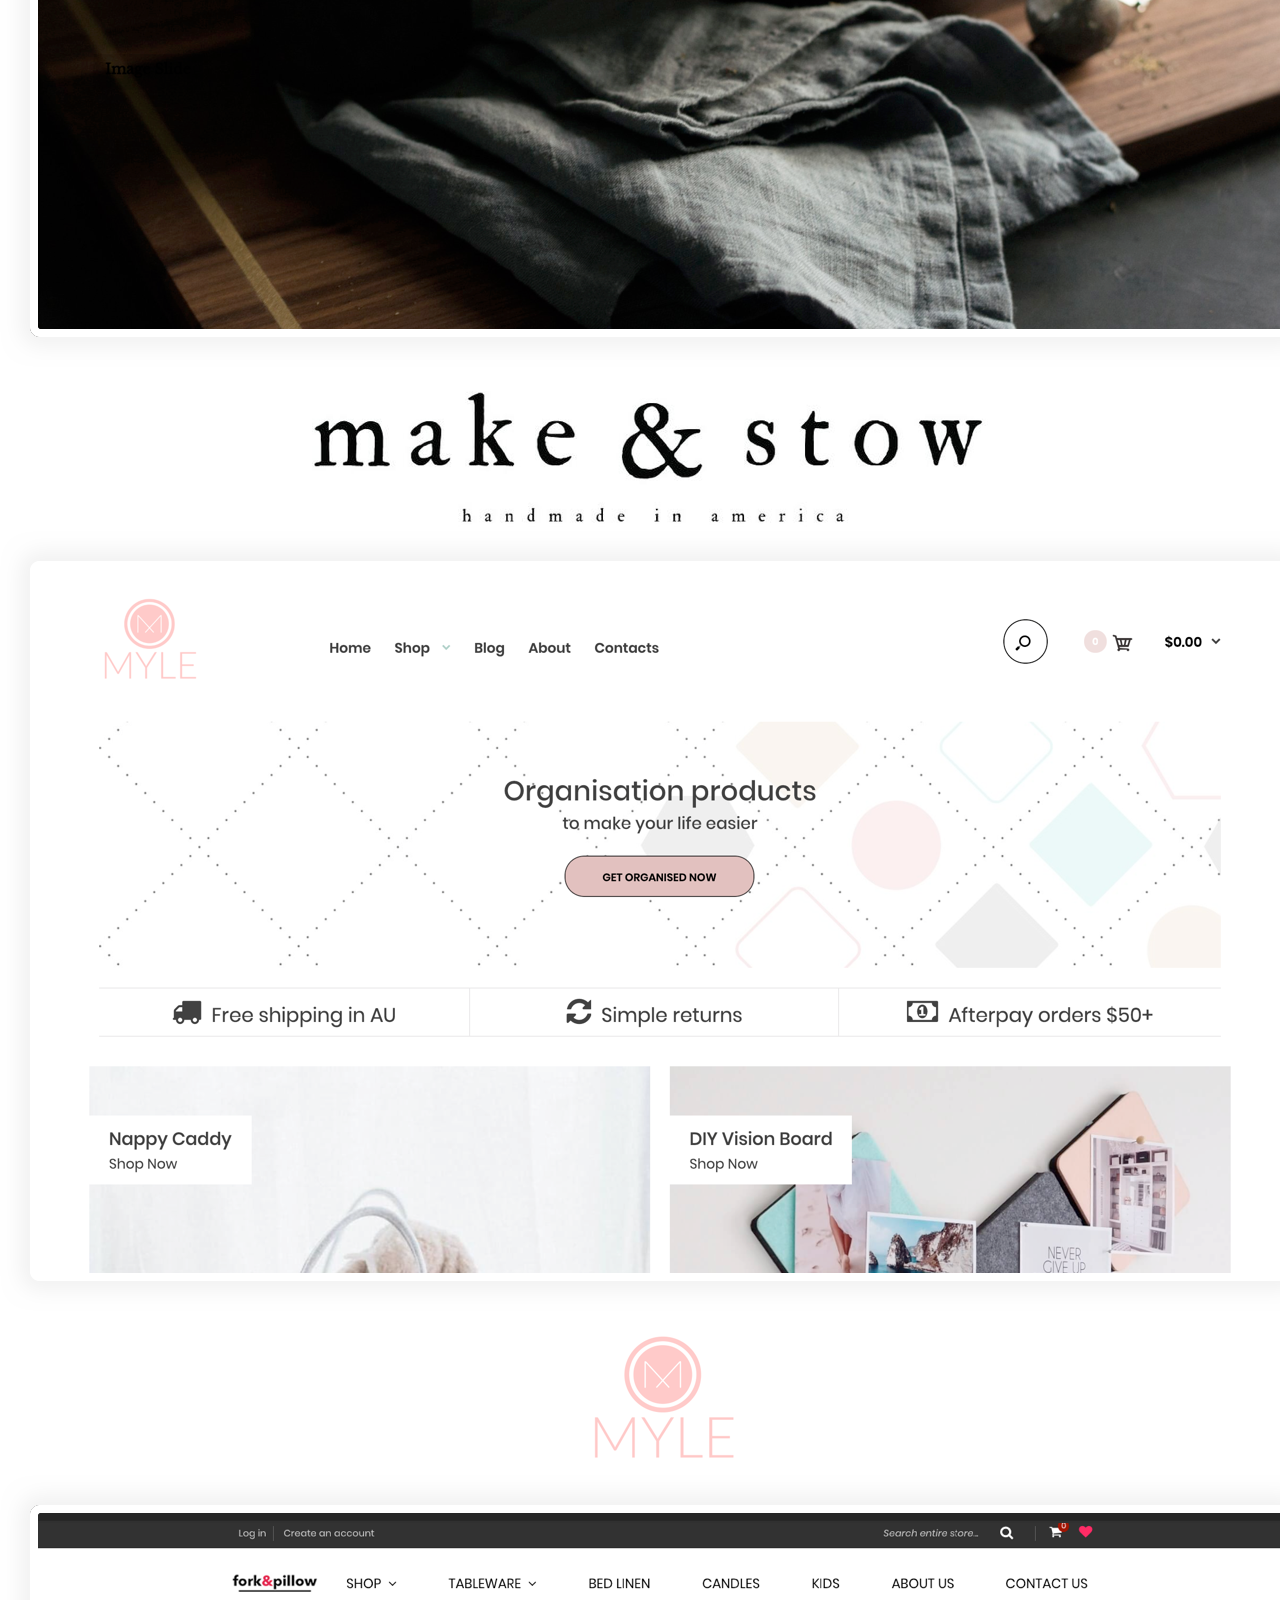
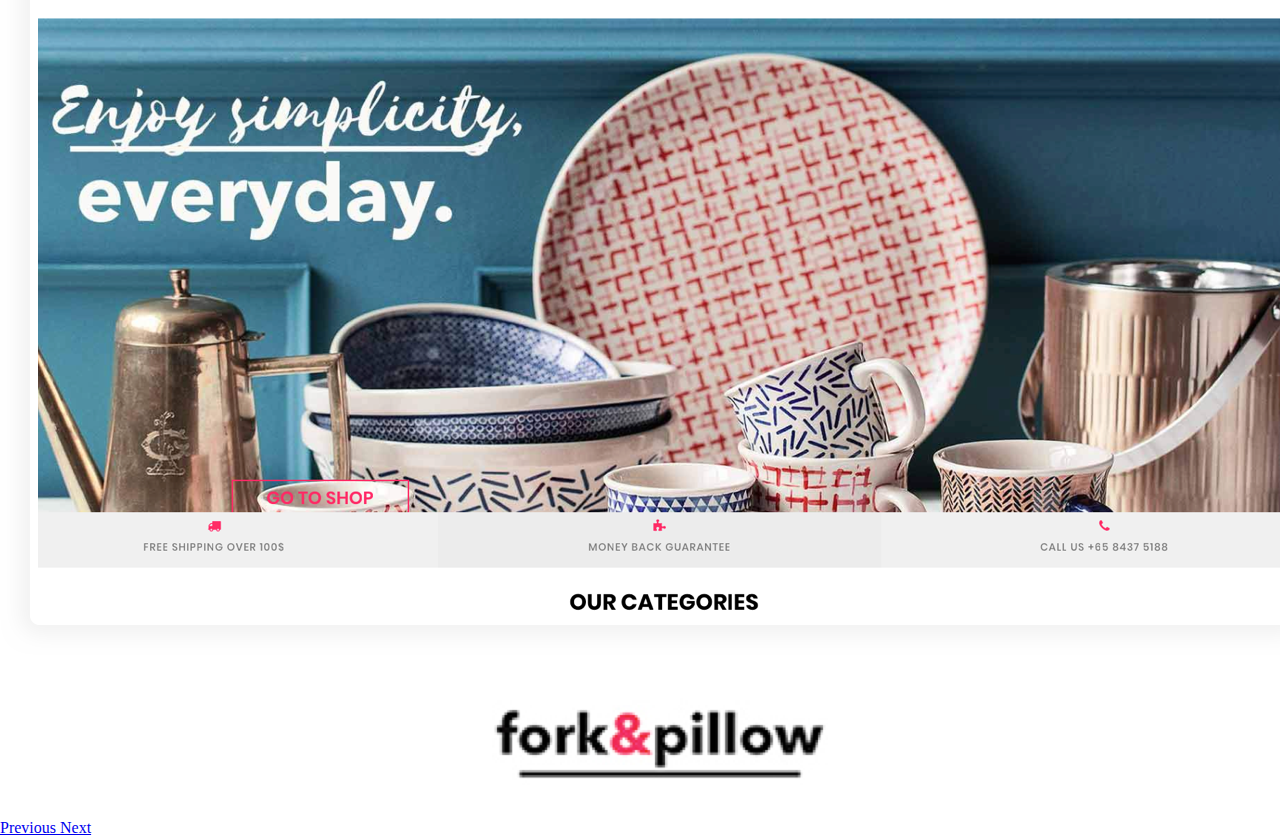
<file: partner.html>
<!doctype html>
<html lang="en">
  <head>
    <!-- Required meta tags -->
    <meta charset="utf-8">
    <meta name="viewport" content="width=device-width, initial-scale=1">
    <!-- font awesome link -->
   <link rel="stylesheet" href="https://pro.fontawesome.com/releases/v5.10.0/css/all.css" integrity="sha384-AYmEC3Yw5cVb3ZcuHtOA93w35dYTsvhLPVnYs9eStHfGJvOvKxVfELGroGkvsg+p" crossorigin="anonymous"/>

    <!-- Bootstrap CSS -->
    <link href="https://cdn.jsdelivr.net/npm/bootstrap@5.0.0-alpha3/dist/css/bootstrap.min.css" rel="stylesheet" integrity="sha384-CuOF+2SnTUfTwSZjCXf01h7uYhfOBuxIhGKPbfEJ3+FqH/s6cIFN9bGr1HmAg4fQ" crossorigin="anonymous">
    <link rel="stylesheet" type="text/css" href="css/partner.css">

    <title>pagefly</title>
  </head>
  <body>
 <div class="img">
     <div id="menu_area">
        <nav class="navbar navbar-expand-lg navbar-light" data-spy="affix" data-offset-top="197">
  <div class="container">
    <a class="navbar-brand" href="index.html">
      <div class="logo d-flex align-items-center">
        <div class="fontawesome">
          <i class="fas fa-th"></i>
        </div>
        <div class="pagefly">
          <h3>PageFly</h3>
        </div>
      </div>
    </a>
    <button class="navbar-toggler" type="button" data-toggle="collapse" data-target="#navbarSupportedContent" aria-controls="navbarSupportedContent" aria-expanded="false" aria-label="Toggle navigation">
      <span class="navbar-toggler-icon"></span>
    </button>
    <div class="collapse navbar-collapse" id="navbarSupportedContent">
      <ul class="navbar-nav ml-auto mb-2 mb-lg-0">
        <li class="nav-item">
          <a class="nav-link active" aria-current="page" href="#">Features</a>
        </li>
        <li class="nav-item">
          <a class="nav-link" href="#">Pricing</a>
        </li>
        
      <li class="nav-item">
          <a class="nav-link" href="#">Showcase</a>
        </li>
         <li class="nav-item">
          <a class="nav-link" href="#">Teamplate</a>
        </li>
         <li class="nav-item">
          <a class="nav-link" href="partner.html">Affiliate</a>
        </li>
      </ul>
      <form class="d-flex">
       <div class="search">
         <i class="fas fa-search"></i>
       </div>
        <div class="button">
          <a href="#" class="btnnn">TRY PAGEFLY FREE</a>
        </div>
      </form>
    </div>
  </div>
</nav>
   </div>
 </div>
<!--  /* #menu_area #menu_area #menu_area #menu_area v #menu_area #menu_area #menu_area #menu_area */
/* #menu_area #menu_area #menu_area #menu_area v #menu_area #menu_area #menu_area #menu_area */
/* #menu_area #menu_area #menu_area #menu_area v #menu_area #menu_area #menu_area #menu_area */ -->


<!-- hero_section hero_section hero_section hero_section hero_section hero_section hero_section -->
<!-- hero_section hero_section hero_section hero_section hero_section hero_section hero_section -->
<!-- hero_section hero_section hero_section hero_section hero_section hero_section hero_section -->
<section class="hero">
  <div class="hero_section">
    <div class="content_hero">
      <h1>More Power. More Sales.</h1>
      <a href="#" class="btnnn">TRY PAGEFLY FREE</a>
    </div>
    <div class="hero_img">
      <img src="img/1.png" alt="">
    </div>
  </div>
</section>
<!-- hero_section hero_section hero_section hero_section hero_section hero_section hero_section -->
<!-- hero_section hero_section hero_section hero_section hero_section hero_section hero_section -->
<!-- hero_section hero_section hero_section hero_section hero_section hero_section hero_section -->











<!-- /* Trusted and loved by Trusted and loved by Trusted and loved by */
/* Trusted and loved by Trusted and loved by Trusted and loved by */
 -->
<section class="trusted_section">
  <div class="container">
    <h1 class="text-center">Trusted and loved by</h1>
    <div class="row justify-content-center">
      <div class="col-xl-8">
           <div id="carouselExampleControls" class="carousel slide" data-ride="carousel">
  <div class="carousel-inner">
    <div class="carousel-item active">
      <img src="img/c1.png" class="d-block w-100" alt="...">
    </div>
    <div class="carousel-item">
      <img src="img/c2.png" class="d-block w-100" alt="...">
    </div>
    <div class="carousel-item">
      <img src="img/c3.png" class="d-block w-100" alt="...">
    </div>
  </div>
  <a class="carousel-control-prev" href="#carouselExampleControls" role="button" data-slide="prev">
    <span class="carousel-control-prev-icon" aria-hidden="true">
      
    </span>
    <span class="visually-hidden">Previous</span>
  </a>
  <a class="carousel-control-next" href="#carouselExampleControls" role="button" data-slide="next">
    <span class="carousel-control-next-icon" aria-hidden="true">
      
    </span>
    <span class="visually-hidden">Next</span>
  </a>
</div>
      </div>
    </div>
  </div>
</section>

<!-- 
/* Trusted and loved by Trusted and loved by Trusted and loved by */
/* Trusted and loved by Trusted and loved by Trusted and loved by */
 -->













    <!-- Optional JavaScript; choose one of the two! -->

    <!-- Option 1: Bootstrap Bundle with Popper.js -->
    <script src="https://cdn.jsdelivr.net/npm/bootstrap@5.0.0-alpha3/dist/js/bootstrap.bundle.min.js" integrity="sha384-popRpmFF9JQgExhfw5tZT4I9/CI5e2QcuUZPOVXb1m7qUmeR2b50u+YFEYe1wgzy" crossorigin="anonymous"></script>

    <!-- Option 2: Separate Popper.js and Bootstrap JS
    <script src="https://cdn.jsdelivr.net/npm/popper.js@1.16.1/dist/umd/popper.min.js" integrity="sha384-9/reFTGAW83EW2RDu2S0VKaIzap3H66lZH81PoYlFhbGU+6BZp6G7niu735Sk7lN" crossorigin="anonymous"></script>
    <script src="https://cdn.jsdelivr.net/npm/bootstrap@5.0.0-alpha3/dist/js/bootstrap.min.js" integrity="sha384-t6I8D5dJmMXjCsRLhSzCltuhNZg6P10kE0m0nAncLUjH6GeYLhRU1zfLoW3QNQDF" crossorigin="anonymous"></script>
    -->
<script>
  window.addEventListener("scroll", function(){
    let menuArea = document.getElementById('menu_area');

    if (window.pageYOffset > 0){
      menuArea.classList.add("cus_menu");
    } else {
       menuArea.classList.remove("cus_menu")
    }
  })
</script>
  </body>
</html>
</file>
<file: css/custom.css>
@import url('https://fonts.googleapis.com/css2?family=Poppins:wght@100;200;300;400;500;600;700;800;900&display=swap');

body{
    font-family: 'Poppins', sans-serif;
}


#menu_area{
    display: flex;
    justify-content: space-between;
    position: fixed;
    width: 100%;
    top: 0;
    transition: background 0.5s;
    padding: 0 60px;
    z-index: 9999;
    border-bottom: 2px solid #ececec;
}
.navbar{
     width: 100%!important;
     padding: 30px 0;
     position: relative;
}
.nav-bar{
    background: transparent!important;
   
}
.navbar-brand .logo{

}
.navbar-brand .logo .fontawesome{
    color: white;
    font-size: 28px;
    transition: all 0.3s;
}
.navbar-brand .logo .pagefly{
    margin: 0 3px;
}
.navbar-brand .logo .pagefly h3{
    margin: 0;
    color: white;
    font-weight: 400;
    transition: all 0.3s;
    font-size: 28px;
}
.navbar-brand img{
    width: 150px;
}
.nav-link{
    color: #333!important;
    padding: .5rem 1.4rem!important;
    font-size: 15px;
    font-weight: 700;
    line-height: 24px;
    transition: all 0.3s linear;

}
.nav-link:hover{
    color: #5f67ff!important;
}


.search{
  width: 36px;
    height: 36px;
    border: 1px solid #5f67ff;
    text-align: center;
    line-height: 36px;
    border-radius: 40px;
    margin-left: 10px;
    margin-right: 30px;
    transition: all 0.3s linear;
}
.search:hover{
    background: #5f67ff;
    color: white!important;
}
.search p{
    color: #5f67ff;
    transition: all 0.3s linear;
}
.search p:hover{
    color: white;
}
.button{}
.button .btnnn{
    height: 50px;
    line-height: 50px;
    text-transform: uppercase;
    font-size: 15px;
    background: #5f67ff;
    text-decoration: none;
    color: #fff;
    padding: 15px 30px;
    border-radius: 5px;
    font-weight: 700;
    transition: all 0.3s linear;
}
.button .btnnn:hover{
    color: #fff;
    background: #464cc5;
}

#menu_area.cus_menu{
    background: white;
}
#menu_area.cus_menu .nav-link{
    color: #333!important;
}
#menu_area.cus_menu .nav-link:hover{
    color: #5f67ff!important;
}
#menu_area.cus_menu .navbar-brand .pagefly h3{
    color: #464cc5!important;
}
#menu_area.cus_menu .navbar-brand .fontawesome{
    color: #464cc5!important;
}
#menu_area.cus_menu .navbar{
    padding: 10px 0!important;
}
/* banner section start form here */
.h2{

margin-top: 190px;

background: #5f67ff;

display: inline-flex;

/* font-size: 48px; */

color: white;

background: #5f67ff;

padding: 18px 100px 8px calc(50% - 556px);

border-radius: 0 5px 5px 0;

/* font-weight: 700; */

z-index: -1;
}
.h2 h2{
    font-size: 45px;
    font-weight: 700;
    /* padding: 8px 100px 8px calc(50% - 570px); */
}
.banner_section{
    
margin: 0;
    
padding-bottom: 60px;
}
.banner_section h2{}
.banner_section h1{
    /* padding: 52px 0; */
    padding-top: 60px;
    font-size: 60px;
    font-weight: 700;
    line-height: 60px;
    color: #5F67FF;
}
.banner_section h4{
    margin: 0;
    padding-top: 50px;
    font-size: 30px;
    line-height: 49px;
    font-weight: 700;
    color: #333;
}
/* banner section start form here */





/* post_section post_section post_section post_section */
.post_section{}
.post_content{
    box-shadow: 0 18px 24px 0 rgba(95,147,180,0.2);
    background: #fff;
    padding: 30px;
    margin-bottom: 40px;
    transition: all 0.3s linear;
}
.post_content:hover{
    box-shadow: 0 6px 21px 0 rgba(95,147,180,0.2);
}
.post_content h2{
    color: #333;
    font-size: 18px;
    text-align: center;
    padding-top: 30px;
    padding-bottom: 10px;
    line-height: 29px;
    font-weight: 700;
}
.post_content p{
    font-size: 15px;
    line-height: 23px;
    font-weight: 400;
    text-align: center;
}
/* post_section post_section post_section post_section end */

/* join join join join join join start from here */
.join_section{
    padding: 25px 0;
}
.join_img{
     box-shadow: 0 18px 24px 0 rgba(95,147,180,0.2);
     padding: 35px 90px;
     transition: all 0.3s linear;
}
.join_img:hover{
     box-shadow: 0 6px 21px 0 rgba(95,147,180,0.2);
}
.join_img img{}
.join_content{
     box-shadow: 0 18px 24px 0 rgba(95,147,180,0.2);
     padding: 40px;
     transition: all 0.3s linear;
}
.join_content:hover{
     box-shadow: 0 6px 21px 0 rgba(95,147,180,0.2);
}
.join_content h1{
    color: #5f67ff;
    font-size: 30px;
    line-height: 49px;
    font-weight: 700;
}
.join_content h2{
    color: #333;
    font-size: 18px;
    font-weight: 700;
    line-height: 29px;
}
.join_content p{
    color: #666;
    font-size: 15px;
    line-height: 23px;
    font-weight: 400;
}

/* join join join join join join end from here */



/* Our Partners Our Partners Our Partners Our Partners Our Partners */
.partner_section{

}
.partner_content{
    /* padding: 15px; */
    margin-top: 30px;
    text-align: center;
    margin-bottom: 50px;
}
.heading{
    text-align: right;
}
.heading h1{
       margin: 0;
    padding-bottom: 40px;
    color: #5f67ff;
    font-size: 60px;
    line-height: 60px;
    font-weight: 600;
    padding-top: 80px;
}
.partner_img_1{
    border-radius: 3px;
    border-style: solid;
    border-width: 6px 0px 0px;
    text-align: center;
    border-color: #5f67ff;
    padding-top: 30px;
    padding-bottom: 30px;
    box-shadow: 0 18px 24px 0 rgba(95,147,180,0.2);
    background: #fff;
}
.partner_img_2{
      
    border-radius: 3px;
    border-style: solid;
    border-width: 6px 0px 0px;
    text-align: center;
    border-color: #5f67ff;
    padding-top: 50px;
    padding-bottom: 50px;
    box-shadow: 0 18px 24px 0 rgba(95,147,180,0.2);
    background: #fff;
}
.partner_img_2 .img2{
    width: 150px;
    border-radius: 3px 3px 0px 0px;
    height: auto;
}
.partner_img_3{
     border-radius: 3px;
    border-style: solid;
    border-width: 6px 0px 0px;
    text-align: center;
    border-color: #5f67ff;
    padding-top: 50px;
    padding-bottom: 50px;
    box-shadow: 0 18px 24px 0 rgba(95,147,180,0.2);
    background: #fff;
}
.partner_img_3 .img3{
    width: 100px;
    border-radius: 3px 3px 0px 0px;
    height: auto;
}
.partner_img_4{
      border-radius: 3px;
    border-style: solid;
    border-width: 6px 0px 0px;
    text-align: center;
    border-color: #5f67ff;
    padding-top: 40px;
    padding-bottom: 45px;
    box-shadow: 0 18px 24px 0 rgba(95,147,180,0.2);
    background: #fff;
}
.partner_img_4 .img4{
          width: 250px;
    border-radius: 3px 3px 0px 0px;
    height: auto;
}
.partner_img_5{
     border-radius: 3px;
    border-style: solid;
    border-width: 6px 0px 0px;
    text-align: center;
    border-color: #5f67ff;
    padding-top: 40px;
    padding-bottom: 40px;
    box-shadow: 0 18px 24px 0 rgba(95,147,180,0.2);
    background: #fff;
}
.partner_img_5 .img5{
       width: 50px;
    border-radius: 3px 3px 0px 0px;
    height: auto;
}
.partner_img_6{
      border-radius: 3px;
    border-style: solid;
    border-width: 6px 0px 0px;
    text-align: center;
    border-color: #5f67ff;
    padding-top: 50px;
    padding-bottom: 45px;
    box-shadow: 0 18px 24px 0 rgba(95,147,180,0.2);
    background: #fff;
}
.partner_img_6 .img6{
     width: 150px;
    border-radius: 3px 3px 0px 0px;
    height: auto;
}
.partner_img_7{
      border-radius: 3px;
    border-style: solid;
    border-width: 6px 0px 0px;
    text-align: center;
    border-color: #5f67ff;
    padding-top: 40px;
    padding-bottom: 45px;
    box-shadow: 0 18px 24px 0 rgba(95,147,180,0.2);
    background: #fff;
}
.partner_img_7 .img7{
      width: 150px;
    border-radius: 3px 3px 0px 0px;
    height: auto;
}
.partner_img_8{
      border-radius: 3px;
    border-style: solid;
    border-width: 6px 0px 0px;
    text-align: center;
    border-color: #5f67ff;
    padding-top: 40px;
    padding-bottom: 45px;
    box-shadow: 0 18px 24px 0 rgba(95,147,180,0.2);
    background: #fff;
}
.partner_img_8 .img8{
    border-radius: 3px 3px 0px 0px;
    width: 144px;
    height: auto;
}
.partner_img_9{
       border-radius: 3px;
    border-style: solid;
    border-width: 6px 0px 0px;
    text-align: center;
    border-color: #5f67ff;
    padding-top: 20px;
    padding-bottom: 25px;
    box-shadow: 0 18px 24px 0 rgba(95,147,180,0.2);
    background: #fff;
}
.partner_img_9 .img9{
   border-radius: 3px 3px 0px 0px;
    width: 80px;
    height: auto;
}
.partner_img_10{
       border-radius: 3px;
    border-style: solid;
    border-width: 6px 0px 0px;
    text-align: center;
    border-color: #5f67ff;
    padding-top: 40px;
    padding-bottom: 45px;
    box-shadow: 0 18px 24px 0 rgba(95,147,180,0.2);
    background: #fff;
}
.partner_img_10 .img10{
    border-radius: 3px 3px 0px 0px;
    width: 150px;
    height: auto;
}
.partner_img_11{
      border-radius: 3px;
    border-style: solid;
    border-width: 6px 0px 0px;
    text-align: center;
    border-color: #5f67ff;
    padding-top: 20px;
    padding-bottom: 25px;
    box-shadow: 0 18px 24px 0 rgba(95,147,180,0.2);
    background: #fff;
}
.partner_img_11 .img11{
      border-radius: 3px 3px 0px 0px;
    width: 80px;
    height: auto;
}
.partner_img_12{
      border-radius: 3px;
      border-style: solid;
      border-width: 6px 0px 0px;
      text-align: center;
      border-color: #5f67ff;
      padding-top: 40px;
      padding-bottom: 58px;
      box-shadow: 0 18px 24px 0 rgba(95,147,180,0.2);
      background: #fff;
}
.partner_img_12 .img12{
     border-radius: 3px 3px 0px 0px;
     width: 108px;
     height: auto;
}
.partner_img_13{
     border-radius: 3px;
    border-style: solid;
    border-width: 6px 0px 0px;
    text-align: center;
    border-color: #5f67ff;
    padding-top: 40px;
    padding-bottom: 30px;
    box-shadow: 0 18px 24px 0 rgba(95,147,180,0.2);
    background: #fff;
}
.partner_img_13 .img13{
     border-radius: 3px 3px 0px 0px;
    width: 150px;
    height: auto;
}
.partner_img_14{
     border-radius: 3px;
    border-style: solid;
    border-width: 6px 0px 0px;
    text-align: center;
    border-color: #5f67ff;
    padding-top: 40px;
    padding-bottom: 30px;
    box-shadow: 0 18px 24px 0 rgba(95,147,180,0.2);
    background: #fff;
}
.partner_img_14 .img14{
    border-radius: 3px 3px 0px 0px;
    width: 190px;
    height: auto;
}
.partner_img_15{
      border-radius: 3px;
    border-style: solid;
    border-width: 6px 0px 0px;
    text-align: center;
    border-color: #5f67ff;
    padding-top: 40px;
    padding-bottom: 30px;
    box-shadow: 0 18px 24px 0 rgba(95,147,180,0.2);
    background: #fff;
}
.partner_img_15 .img15{
    border-radius: 3px 3px 0px 0px;
    height: 58px;
    width: 56px;
}
.partner_img_16{
      border-radius: 3px;
      border-style: solid;
      border-width: 6px 0px 0px;
      text-align: center;
      border-color: #5f67ff;
      padding-top: 40px;
      padding-bottom: 45px;
      box-shadow: 0 18px 24px 0 rgba(95,147,180,0.2);
      background: #fff;
}
.partner_img_16 .img16{
     border-radius: 3px 3px 0px 0px;
     /* height: 156px; */
     width: 288px;
}
.partner_img_17{
        border-radius: 3px;
        border-style: solid;
        border-width: 6px 0px 0px;
        text-align: center;
        border-color: #5f67ff;
        padding-top: 30px;
        padding-bottom: 30px;
        box-shadow: 0 18px 24px 0 rgba(95,147,180,0.2);
        background: #fff;
}
.partner_img_17 .img17{
     border-radius: 3px 3px 0px 0px;
     height: 78px;
     width: 78px;
}
.partner_img_18{
        border-radius: 3px;
        border-style: solid;
        border-width: 6px 0px 0px;
        text-align: center;
        border-color: #5f67ff;
        padding-top: 36px;
        padding-bottom: 40px;
        box-shadow: 0 18px 24px 0 rgba(95,147,180,0.2);
        background: #fff;
}
.partner_img_18 .img18{
    border-radius: 3px 3px 0px 0px;
    height: auto;
    width: 61px;
}


.partner_content h4{
    margin: 0;
    font-size: 18px;
    line-height: 29px;
    color: #333;
    font-weight: 600;
}
.partner_content p{
    font-size: 15px;
    line-height: 24px;
    font-weight: 400;
    color: #666;
}
/* Our Partners Our Partners Our Partners Our Partners Our Partners */






/* Become our partner in 4 simple steps Become our partner in 4 simple steps */
.becomepartner_section{
    padding: 120px 0;
}
.become_heading{}
.become_heading h1{
    margin: 0;
    font-size: 30px;
    line-height: 30px;
    font-weight: 600;
    color: #333;
    padding-bottom: 95px;
}
.becomepartner_content{}
.becomepartner_content h1{
    margin: 0;
    color: #5f67ff;
    font-size: 101px;
    line-height: 82px;
    font-weight: 600;
    padding-bottom: 20px;
}
.becomepartner_content h2{
    margin: 0;
    font-size: 20px;
    line-height: 33px;
    font-weight: 700;
    padding-bottom: 15px;
    color: #333;
}
.becomepartner_content p{
    font-size: 15px;
    line-height: 23px;
    color: #666;
}
.become_btn{
    text-align: center;
}
.become_btn a{
    border: 0px;
    background-color: #5f67ff;
    color: #fff;
    text-align: center;
    font-family: Poppins;
    font-weight: 700;
    transition: all 0.3s linear;
    text-decoration: none;
    font-size: 15px;
    text-transform: uppercase;
    display: inline-block;
    line-height: 50px;
    padding: 0px 28px;
    border-radius: 5px;
    margin-top: 35px;
}
.become_btn a:hover{
    background-color: #464cc5;
}
/* Become our partner in 4 simple steps Become our partner in 4 simple steps */














/* footer footer footer footer footer footer footer */
footer{
    background: #333;
    padding-top: 90px;
}
.top_footer{
    padding-bottom: 84px;
        border-bottom: 1px solid rgba(255,255,255,0.2);
}
.footer_content{}
.footer_content h3{
    margin: 0;
    color: white;
    padding-bottom: 15px;
    font-size: 20px;
    line-height: 33px;
    font-weight: 700;
}
.footer_content ul{
    padding: 0;
}
.footer_content ul li{
    list-style: none;
}
.footer_content ul li a{
    color: white;
    text-decoration: none;
    font-size: 14px;
    transition: all 0.3s linear;
    line-height: 28px;
}
.footer_content ul li a:hover{
    color: #b1b1b1;
}
.lower_footer{
    padding: 15px 0;
}
.copyright_left{}
.copyright_left p{
    margin: 0;
    font-size: 14px;
    color: white;
    line-height: 23px;
    font-weight: 400;
}
.copyright_social{
    display: flex;
    justify-content: flex-end;
}
.copyright_social ul{
    padding: 0;
}
.copyright_social ul li{
    list-style: none;
    padding: 0 18px;
    /* cursor: pointer; */
}
.copyright_social ul li a{
    color: white;
    text-decoration: none;
    font-size: 14px;
    line-height: 14px;
    font-weight: 400;
    cursor: pointer;
    transition: all 0.3s linear;
}
.copyright_social ul li a:hover{
    color: #606cfb;
}
/* footer footer footer footer footer footer footer */
</file>
<file: css/custom_media.css>
@media (max-width: 1200px){
	.nav-link {
    padding: .5rem .5rem!important;
    font-size: 14px;
	   }
	   .h2 {
    
    padding: 18px 100px 8px calc(50% - 460px);
  
}

}

@media (max-width: 767px){
	.h2 h2{
		font-size: 36px;
	}
	.h2{
		 padding: 12px 60px 6px calc(50% - 254px);
	}
	.banner_section h1 {
    padding-top: 50px;
    font-size: 46px;
    line-height: 30px;
    
}
.banner_section h4 {
   
    padding-top: 40px;
    font-size: 25px;
    line-height: 25px;
    font-weight: 600;
    
}
.post_content{
	text-align: center;
	padding-right: 50px;
    padding-left: 50px;
}
.post_content p{
	font-size: 14px;
}
.join_content {
    padding: 60px;
    text-align: center;
}
.join_content h2 {
    line-height: 29px;
    max-width: 315px;
    margin: auto;
    padding-bottom: 18px;
}
.join_content p{
	font-size: 14px;
}
.heading{
	text-align: center;
}
.heading h1{
	font-size: 46px;
}
.partner_content h4{
	font-size: 17px;
}
.partner_content p{
	font-size: 14px;
	line-height: 30px;
}
.become_heading {
	text-align: center;
}
.become_heading h1 {
    margin: 0;
    font-size: 28px;
    line-height: 42px;
    max-width: 316px;
    margin: auto;
}
.becomepartner_content h1{
	font-size: 72px;
}
.becomepartner_content h2{
	font-size: 28px;
	line-height: 45px;
}
.footer_content h3{
	font-size: 18px;
}

}


@media (max-width: 775px){
	.navbar-brand img {
    width: 120px;
}
	.footer_content {
    text-align: center;
}
.becomepartner_content {
    text-align: center;
}
.becomepartner_section {
    padding: 60px 0;
}


.become_heading h1{
	font-size: 25px;
}
.becomepartner_content h2 {
    font-size: 20px;
    line-height: 36px;
    font-weight: 600;
}
.partner_img_1 .img1{
	width: 52%;
}

.post_content {
    text-align: center;
    padding: 15px 20px;
}
.post_content img{
	width: 90%;
}
.become_heading h1{
	padding-bottom: 50px;
}
.heading h1 {
    font-size: 36px;
}
.h2 {
    padding: 12px 60px 6px calc(50% - 178px);
}
.copyright_left {
    text-align: center;
}
.copyright_social {
    
    justify-content: center;
    margin-top: 12px;
}


}
</file>
<file: img/pagefly - 12/css/style.css>
*{
margin: 0;
padding: 0;
box-sizing: border-box;

}

@import url('https://fonts.googleapis.com/css2?family=Raleway:wght@300;400;500;600;700&display=swap');

body h1,h2,h3 {
font-family: 'Raleway', sans-serif;
color:#515151;
}


p{
	color:#747474;
}



.custom{
	background-color: #5f67ff;
	padding: 10px 30px;
color: white;
border-radius: 5px;
text-decoration: none;
font-weight: 600;
font-size: 16px;
display: inline-block;
}
.banner-content h1{
	color: #5f67ff;
	font-weight: 700;
font-size: 60px;
}
.banner-content h3{
	color: #333333;
	font-weight: 700;
font-size: 30px;}

.fa, .fab, .fad, .fal, .far, .fas {
    
    background-color: white;
    width: 40px;
    height: 40px;
    line-height: 40px !important;
    display: inline-block !important;
    text-align: center;
    border-radius: 50%;
    border: 1px solid #5f67ff;
    color: #5f67ff;}

.nav-link {
    display: block;
    padding: .5rem 1rem;
        padding-right: 1rem;
        padding-left: 1rem;
    text-decoration: none;
    transition: color .15s ease-in-out,background-color .15s ease-in-out,border-color .15s ease-in-out;
    font-size: 18px;
    margin-right: 40px;
    font-weight: 600;
    color: #333 !important;
}

.navbar-brand img{
	width: 150px;
}

.feature-content{
	border-radius: 10px;
    background: #ffffff;
    box-shadow:  -7px 7px 14px #adadad, 
                 7px -7px 14px #ffffff;
    padding: 35px 10px 60px 10px;
         }

.feature-content h4{
margin-bottom: 20px;
font-size: 22px;
font-weight: 700;
color: #333333;
margin-top: 25px;
}
.feature-content p {
    font-size: 16px;
    font-weight: 400;
    width: 258px;
    margin: auto;
}
</file>
<file: css/partner.css>
*{
	margin: 0;
	padding: 0;
	box-sizing: border-box;
}
body{

}
.img{
	background: url('../img/hero.jpg');
	background-size: cover;
	background-repeat: no-repeat;
	height: 100vh;
}
#menu_area{
	display: flex;
	justify-content: space-between;
	position: fixed;
	width: 100%;
	top: 0;
	transition: background 0.5s;
	padding: 0 60px;
	z-index: 9999;
}
.navbar{
	 width: 100%!important;
	 padding: 30px 0;
	 position: relative;
}
.nav-bar{
    background: transparent!important;
   
}
.navbar-brand .logo{

}
.navbar-brand .logo .fontawesome{
    color: white;
    font-size: 28px;
    transition: all 0.3s;
    /* transform: rotate(90deg); */
}
.navbar-brand .logo .pagefly{
    margin: 0 3px;
}
.navbar-brand .logo .pagefly h3{
    margin: 0;
    color: white;
    font-weight: 400;
    transition: all 0.3s;
    font-size: 28px;
    /* margin-right: -23px; */
}

.nav-link{
    color: white!important;
    padding: .5rem 1.4rem!important;
    font-size: 15px;
    font-weight: 700;
    line-height: 24px;
    transition: all 0.3s;
}
.nav-link:hover{
    color: #5f67ff!important;
}


.search{
    display: flex;
    align-items: center;
    justify-content: center;
    color: white;
    padding: 0 35px;
}
.button{}
.button .btnnn{
    height: 50px;
    line-height: 50px;
    text-transform: uppercase;
    font-size: 15px;
    background: #5f67ff;
    text-decoration: none;
    color: #fff;
    padding: 15px 30px;
    border-radius: 5px;
    font-weight: 700;
    transition: all 0.3s;
}
.button .btnnn:hover{
    color: #fff;
    background: #464cc5;
}
#menu_area.cus_menu{
	background: white;
}
#menu_area.cus_menu .nav-link{
	color: #333!important;
}
#menu_area.cus_menu .nav-link:hover{
	color: #5f67ff!important;
}
#menu_area.cus_menu .navbar-brand .pagefly h3{
	color: #464cc5!important;
}
#menu_area.cus_menu .navbar-brand .fontawesome{
	color: #464cc5!important;
}
#menu_area.cus_menu .navbar{
	padding: 10px 0!important;
}
/* #menu_area #menu_area #menu_area #menu_area v #menu_area #menu_area #menu_area #menu_area */
/* #menu_area #menu_area #menu_area #menu_area v #menu_area #menu_area #menu_area #menu_area */
/* #menu_area #menu_area #menu_area #menu_area v #menu_area #menu_area #menu_area #menu_area */



/* 
<!-- hero_section hero_section hero_section hero_section hero_section hero_section hero_section -->
<!-- hero_section hero_section hero_section hero_section hero_section hero_section hero_section -->
<!-- hero_section hero_section hero_section hero_section hero_section hero_section hero_section --> */
.hero_section{
	position: absolute;
	/* z-index: -9; */
	top: 90%;
	text-align: center;
	left: 50%;
	transform: translate(-50%, -50%);
}
.hero_section .content_hero{}
.hero_section .content_hero h1{
    color: white;
    font-size: 42px;
    font-weight: 700;
    line-height: 42px;
    padding-bottom: 30px;
}
.hero_section .content_hero .btnnn{
    height: 50px;
    line-height: 50px;
    text-transform: uppercase;
    font-size: 15px;
    background: #5f67ff;
    text-decoration: none;
    color: #fff;
    padding: 15px 30px;
    border-radius: 5px;
    font-weight: 700;
    transition: all 0.3s linear;
}
.hero_section .content_hero .btnnn:hover{
        background-color: #464cc5;
}
.hero_section .hero_img{}
.hero_section .hero_img img{}
/* heroe section end end end end end */



/* Trusted and loved by Trusted and loved by Trusted and loved by */
/* Trusted and loved by Trusted and loved by Trusted and loved by */
.trusted_section{
	margin-top: 250px;
}

/* .carousel-control-next{
	opacity: 1!important;
	text-decoration: none!important;
}
.carousel-control-prev{
	opacity: 1!important;
	text-decoration: none!important;
}
.carousel-control-next, .carousel-control-prev:hover{}
.carousel-control-prev-icon{
	background: none!important;
    color: white;
    padding-left: -185px;
    font-size: 12px;
    background: black!important;
    display: flex;
    border-radius: 4px;
    justify-content: center;
    align-items: center;
    opacity: 1!important;
}
.carousel-control-next-icon{
	background: none!important;
    color: white;
    padding-left: 180px;
    border-radius: 4px;
    font-size: 12px;
    padding: 12px;

    background: black!important;
    display: flex;
    justify-content: center;
    opacity: 1!important;
    align-items: center;

}
 */


/* Trusted and loved by Trusted and loved by Trusted and loved by */
/* Trusted and loved by Trusted and loved by Trusted and loved by */
</file>
<file: css/progresscircle.css>
/**
 * Inspiration for this project found at:
 * https://markus.oberlehner.net/blog/pure-css-animated-svg-circle-chart
 * 1. The `reverse` animation direction plays the animation backwards
 *    which makes it start at the stroke offset 100 which means displaying
 *    no stroke at all and animating it to the value defined in the SVG
 *    via the inline `stroke-dashoffset` attribute.
 * 2. Rotate by -90 degree to make the starting point of the
 *    stroke the top of the circle.
 * 3. Using CSS transforms on SVG elements is not supported by Internet Explorer
 *    and Edge, use the transform attribute directly on the SVG element as a
 * .  workaround.
 */

.circle-chart {
  width: 200px;
  height: 200px;
}

.circle-chart__circle {
  stroke: #00acc1;
  stroke-width: 2;
  stroke-linecap: square;
  fill: none;
  animation: circle-chart-fill 2s reverse; /* 1 */ 
  transform: rotate(-90deg); /* 2, 3 */
  transform-origin: center; /* 4 */
}

/**
 * 1. Rotate by -90 degree to make the starting point of the
 *    stroke the top of the circle.
 * 2. Scaling mirrors the circle to make the stroke move right
 *    to mark a positive chart value.
 * 3. Using CSS transforms on SVG elements is not supported by Internet Explorer
 *    and Edge, use the transform attribute directly on the SVG element as a
 * .  workaround.
 */

.circle-chart__circle--negative {
  transform: rotate(-90deg) scale(1,-1); /* 1, 2, 3 */
}

.circle-chart__background {
  stroke: #efefef;
  stroke-width: 2;
  fill: none; 
}

.circle-chart__info {
  animation: circle-chart-appear 2s forwards;
  opacity: 0;
  transform: translateY(0.3em);
}

.circle-chart__percent {
  alignment-baseline: central;
  text-anchor: middle;
  font-size: 8px;
}

.circle-chart__subline {
    alignment-baseline: central;
    text-anchor: middle;
    font-size: 3px;
}

.success-stroke {
  stroke: #00C851;
}

.warning-stroke {
  stroke: #ffbb33;
}

.danger-stroke {
  stroke: #ff4444;
}

@keyframes circle-chart-fill {
  to { stroke-dasharray: 0 100; }
}

@keyframes circle-chart-appear {
  to {
    opacity: 1;
    transform: translateY(0);
  }
}
</file>
